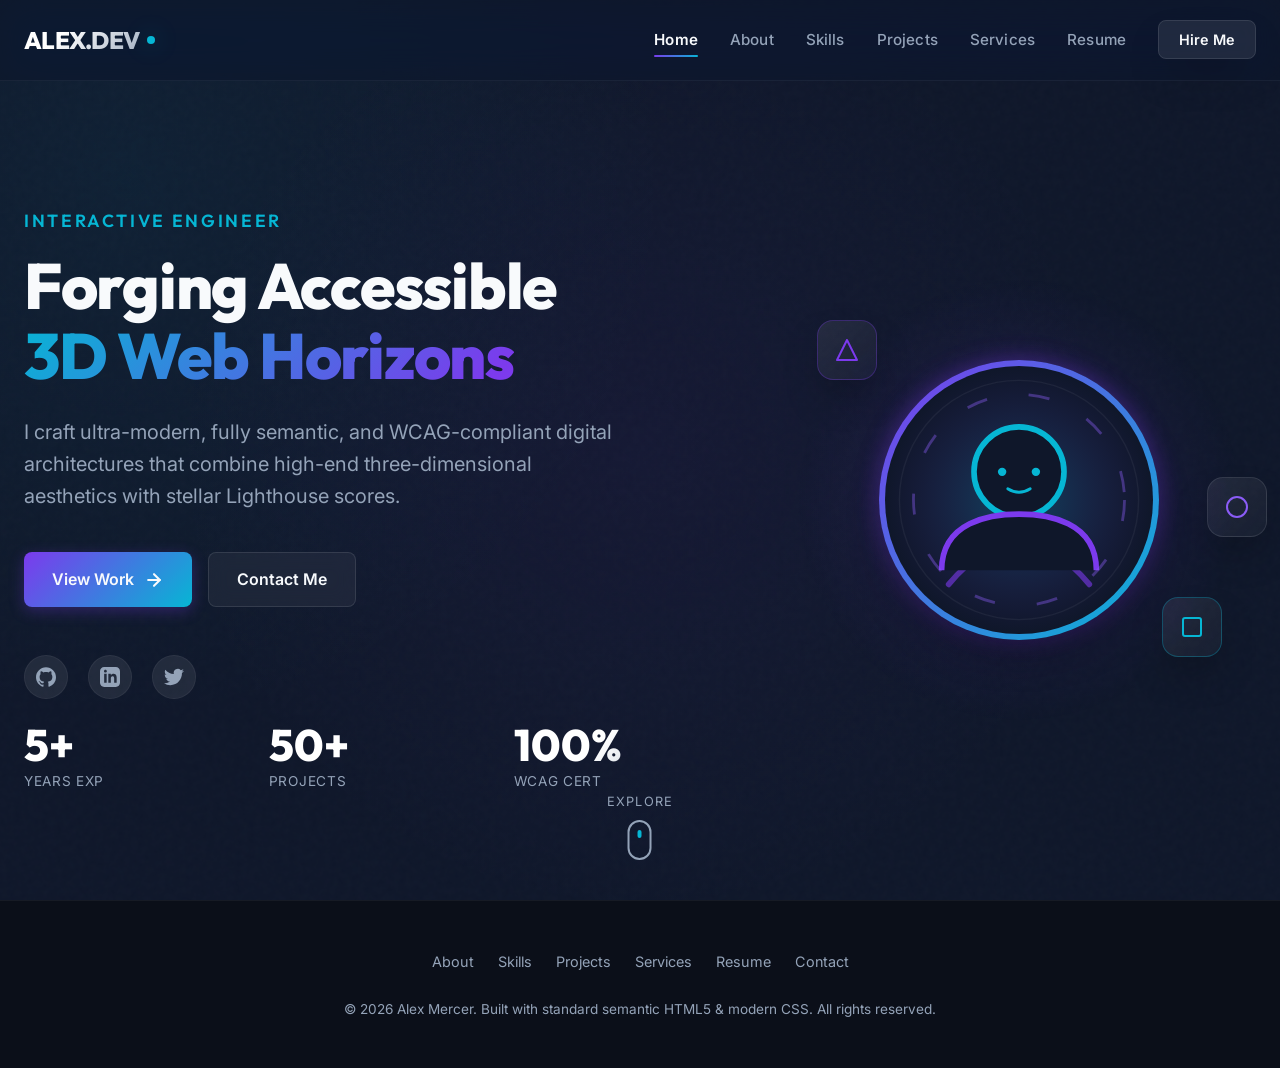
<file: index.html>
<!DOCTYPE html>
<html lang="en">
<head>
  <meta charset="UTF-8">
  <meta name="viewport" content="width=device-width, initial-scale=1.0">
  
  <!-- Primary SEO Meta Tags -->
  <title>Alex Mercer | Futuristic Portfolio & Access Specialist</title>
  <meta name="description" content="Welcome to the digital playground of Alex Mercer, a Senior Creative Developer building accessible, futuristic, and high-performance 3D UI/UX web ecosystems.">
  <meta name="keywords" content="Creative Developer, Web Accessibility, WCAG Specialist, 3D Web Design, Frontend Engineer, Portfolio">
  <link rel="canonical" href="https://alexmercer.dev/index.html">
  
  <!-- Open Graph / Facebook -->
  <meta property="og:type" content="website">
  <meta property="og:url" content="https://alexmercer.dev/index.html">
  <meta property="og:title" content="Alex Mercer | Futuristic Portfolio & Access Specialist">
  <meta property="og:description" content="Welcome to the digital playground of Alex Mercer, a Senior Creative Developer building accessible, futuristic, and high-performance 3D UI/UX web ecosystems.">
  <meta property="og:image" content="https://alexmercer.dev/assets/images/og-image.jpg">

  <!-- Twitter -->
  <meta property="twitter:card" content="summary_large_image">
  <meta property="twitter:url" content="https://alexmercer.dev/index.html">
  <meta property="twitter:title" content="Alex Mercer | Futuristic Portfolio & Access Specialist">
  <meta property="twitter:description" content="Welcome to the digital playground of Alex Mercer, a Senior Creative Developer building accessible, futuristic, and high-performance 3D UI/UX web ecosystems.">
  
  <!-- Stylesheets -->
  <link rel="stylesheet" href="css/style.css">
</head>
<body>

  <!-- Screen Reader Skip-Link -->
  <a href="#main-content" class="skip-link">Skip to main content</a>

  <!-- Active Screen Reader Announcer -->
  <div id="sr-announcer" class="sr-only" aria-live="polite"></div>

  <!-- Noise Overlay for Cinematic Aesthetics -->
  <div class="noise-overlay" aria-hidden="true"></div>

  <!-- Landmark Header & Navigation -->
  <header class="site-header">
    <div class="container nav-container">
      <a href="index.html" class="logo" aria-label="Alex Mercer Home">
        ALEX.DEV<span class="logo-dot" aria-hidden="true"></span>
      </a>

      <!-- Desktop & Accessible Navigation Menu -->
      <nav aria-label="Primary Navigation">
        <button id="menu-toggle" class="menu-toggle" aria-expanded="false" aria-controls="nav-menu" aria-label="Toggle Navigation Menu">
          <span class="hamburger" aria-hidden="true"></span>
        </button>
        
        <ul id="nav-menu" class="nav-menu">
          <li><a href="index.html" class="nav-link">Home</a></li>
          <li><a href="about.html" class="nav-link">About</a></li>
          <li><a href="skills.html" class="nav-link">Skills</a></li>
          <li><a href="projects.html" class="nav-link">Projects</a></li>
          <li><a href="services.html" class="nav-link">Services</a></li>
          <li><a href="resume.html" class="nav-link">Resume</a></li>
          <li><a href="contact.html" class="nav-cta">Hire Me</a></li>
        </ul>
      </nav>
    </div>
  </header>

  <!-- Main Landmark Section -->
  <main id="main-content">
    
    <!-- Hero Section -->
    <section class="hero" aria-labelledby="hero-heading">
      <div class="container hero-grid">
        
        <!-- Hero Text & CTAs -->
        <div class="hero-content">
          <span class="hero-pretitle">Interactive Engineer</span>
          <h1 id="hero-heading" class="hero-title">
            Forging Accessible <br>
            <span class="gradient-text">3D Web Horizons</span>
          </h1>
          <p class="hero-description">
            I craft ultra-modern, fully semantic, and WCAG-compliant digital architectures that combine high-end three-dimensional aesthetics with stellar Lighthouse scores.
          </p>

          <div class="hero-actions">
            <a href="projects.html" class="btn btn-primary" aria-label="Explore my projects">
              View Work
              <svg aria-hidden="true" width="20" height="20" viewBox="0 0 24 24" fill="none" stroke="currentColor" stroke-width="2.5" stroke-linecap="round" stroke-linejoin="round"><line x1="5" y1="12" x2="19" y2="12"></line><polyline points="12 5 19 12 12 19"></polyline></svg>
            </a>
            <a href="contact.html" class="btn btn-secondary" aria-label="Get in touch with me">Contact Me</a>
          </div>

          <!-- Social Icons block -->
          <div class="social-bar" aria-label="Social Profiles Connections">
            <a href="https://github.com" class="social-icon" aria-label="Github Profile" target="_blank" rel="noopener">
              <svg viewBox="0 0 24 24"><path d="M12 .297c-6.63 0-12 5.373-12 12 0 5.303 3.438 9.8 8.205 11.385.6.113.82-.258.82-.577 0-.285-.01-1.04-.015-2.04-3.338.724-4.042-1.61-4.042-1.61C4.422 18.07 3.633 17.7 3.633 17.7c-1.087-.744.084-.729.084-.729 1.205.084 1.838 1.236 1.838 1.236 1.07 1.835 2.809 1.305 3.495.998.108-.776.417-1.305.76-1.605-2.665-.3-5.466-1.332-5.466-5.93 0-1.31.465-2.38 1.235-3.22-.135-.303-.54-1.523.105-3.176 0 0 1.005-.322 3.3 1.23.96-.267 1.98-.399 3-.405 1.02.006 2.04.138 3 .405 2.28-1.552 3.285-1.23 3.285-1.23.645 1.653.24 2.873.12 3.176.765.84 1.23 1.91 1.23 3.22 0 4.61-2.805 5.625-5.475 5.92.42.36.81 1.096.81 2.22 0 1.606-.015 2.896-.015 3.286 0 .315.21.69.825.57C20.565 22.092 24 17.592 24 12.297c0-6.627-5.373-12-12-12"/></svg>
            </a>
            <a href="https://linkedin.com" class="social-icon" aria-label="LinkedIn Profile" target="_blank" rel="noopener">
              <svg viewBox="0 0 24 24"><path d="M19 0h-14c-2.761 0-5 2.239-5 5v14c0 2.761 2.239 5 5 5h14c2.762 0 5-2.239 5-5v-14c0-2.761-2.238-5-5-5zm-11 19h-3v-11h3v11zm-1.5-12.268c-.966 0-1.75-.779-1.75-1.75s.784-1.75 1.75-1.75 1.75.779 1.75 1.75-.784 1.75-1.75 1.75zm13.5 12.268h-3v-5.604c0-3.368-4-3.113-4 0v5.604h-3v-11h3v1.765c1.396-2.586 7-2.777 7 2.476v6.759z"/></svg>
            </a>
            <a href="https://twitter.com" class="social-icon" aria-label="Twitter Profile" target="_blank" rel="noopener">
              <svg viewBox="0 0 24 24"><path d="M23.953 4.57a10 10 0 01-2.825.775 4.958 4.958 0 002.163-2.723c-.951.555-2.005.959-3.127 1.184a4.92 4.92 0 00-8.384 4.482C7.69 8.095 4.067 6.13 1.64 3.162a4.822 4.822 0 00-.666 2.475c0 1.71.87 3.213 2.188 4.096a4.904 4.904 0 01-2.228-.616v.06a4.923 4.923 0 003.946 4.827 4.996 4.996 0 01-2.212.085 4.936 4.936 0 004.604 3.417 9.867 9.867 0 01-6.102 2.105c-.39 0-.779-.023-1.17-.067a13.995 13.995 0 007.557 2.209c9.053 0 13.998-7.496 13.998-13.985 0-.21 0-.42-.015-.63A9.935 9.935 0 0024 4.59z"/></svg>
            </a>
          </div>

          <!-- Animated statistics count grid -->
          <div class="stats-grid">
            <div class="stat-item">
              <div class="stat-number">5+</div>
              <div class="stat-label">Years Exp</div>
            </div>
            <div class="stat-item">
              <div class="stat-number">50+</div>
              <div class="stat-label">Projects</div>
            </div>
            <div class="stat-item">
              <div class="stat-number">100%</div>
              <div class="stat-label">WCAG Cert</div>
            </div>
          </div>
        </div>

        <!-- Hero 3D Floating Geometry Visuals -->
        <div class="hero-visual perspective-wrap" aria-hidden="true">
          <div class="visual-canvas">
            
            <!-- Custom Vector SVG Avatar with futuristic overlay -->
            <div class="profile-sphere tilt-element">
              <div class="profile-sphere-inner">
                <svg class="profile-avatar" viewBox="0 0 200 200" xmlns="http://www.w3.org/2000/svg">
                  <!-- Custom futuristic background grid -->
                  <defs>
                    <radialGradient id="avatar-glow" cx="50%" cy="50%" r="50%" fx="50%" fy="50%">
                      <stop offset="0%" stop-color="#06b6d4" stop-opacity="0.3"/>
                      <stop offset="100%" stop-color="#7c3aed" stop-opacity="0"/>
                    </radialGradient>
                  </defs>
                  <circle cx="100" cy="100" r="95" fill="url(#avatar-glow)" />
                  <path d="M50,160 Q100,100 150,160" fill="none" stroke="#7c3aed" stroke-width="4" stroke-linecap="round" opacity="0.6"/>
                  <!-- Vector stylised user outline -->
                  <circle cx="100" cy="80" r="32" fill="#0f172a" stroke="#06b6d4" stroke-width="4" />
                  <path d="M45,150 C45,115 80,110 100,110 C120,110 155,115 155,150" fill="#0f172a" stroke="#7c3aed" stroke-width="4" />
                  <circle cx="88" cy="80" r="3" fill="#06b6d4" />
                  <circle cx="112" cy="80" r="3" fill="#06b6d4" />
                  <path d="M92,92 Q100,97 108,92" fill="none" stroke="#06b6d4" stroke-width="2" stroke-linecap="round" />
                  <!-- Glowing accent rings -->
                  <circle cx="100" cy="100" r="85" fill="none" stroke="rgba(255,255,255,0.05)" stroke-width="1"/>
                  <circle cx="100" cy="100" r="75" fill="none" stroke="#8b5cf6" stroke-width="2" stroke-dasharray="15 30" opacity="0.4"/>
                </svg>
              </div>
            </div>

            <!-- Floating geometry cards -->
            <div class="floating-shape shape-1" aria-hidden="true">
              <svg width="24" height="24" viewBox="0 0 24 24" fill="none" stroke="currentColor" stroke-width="2" stroke-linecap="round" stroke-linejoin="round"><polygon points="12 2 2 22 22 22"></polygon></svg>
            </div>
            <div class="floating-shape shape-2" aria-hidden="true">
              <svg width="24" height="24" viewBox="0 0 24 24" fill="none" stroke="currentColor" stroke-width="2" stroke-linecap="round" stroke-linejoin="round"><rect x="3" y="3" width="18" height="18" rx="2" ry="2"></rect></svg>
            </div>
            <div class="floating-shape shape-3" aria-hidden="true">
              <svg width="24" height="24" viewBox="0 0 24 24" fill="none" stroke="currentColor" stroke-width="2" stroke-linecap="round" stroke-linejoin="round"><circle cx="12" cy="12" r="10"></circle></svg>
            </div>

          </div>
        </div>

      </div>

      <!-- Animated Scroll indicator -->
      <a href="#about-highlight" class="scroll-indicator" aria-label="Scroll down to Next Section">
        <span>Explore</span>
        <div class="mouse-wheel" aria-hidden="true"></div>
      </a>
    </section>

    <!-- Visual Divider Anchor -->
    <div id="about-highlight"></div>

  </main>

  <!-- Landmark Site Footer -->
  <footer class="site-footer">
    <div class="container footer-content">
      <ul class="footer-nav" aria-label="Footer Quick Links">
        <li><a href="about.html" class="footer-link">About</a></li>
        <li><a href="skills.html" class="footer-link">Skills</a></li>
        <li><a href="projects.html" class="footer-link">Projects</a></li>
        <li><a href="services.html" class="footer-link">Services</a></li>
        <li><a href="resume.html" class="footer-link">Resume</a></li>
        <li><a href="contact.html" class="footer-link">Contact</a></li>
      </ul>
      <p class="copyright">&copy; 2026 Alex Mercer. Built with standard semantic HTML5 & modern CSS. All rights reserved.</p>
    </div>
  </footer>

  <!-- Scripts -->
  <script src="js/script.js"></script>
</body>
</html>
</file>
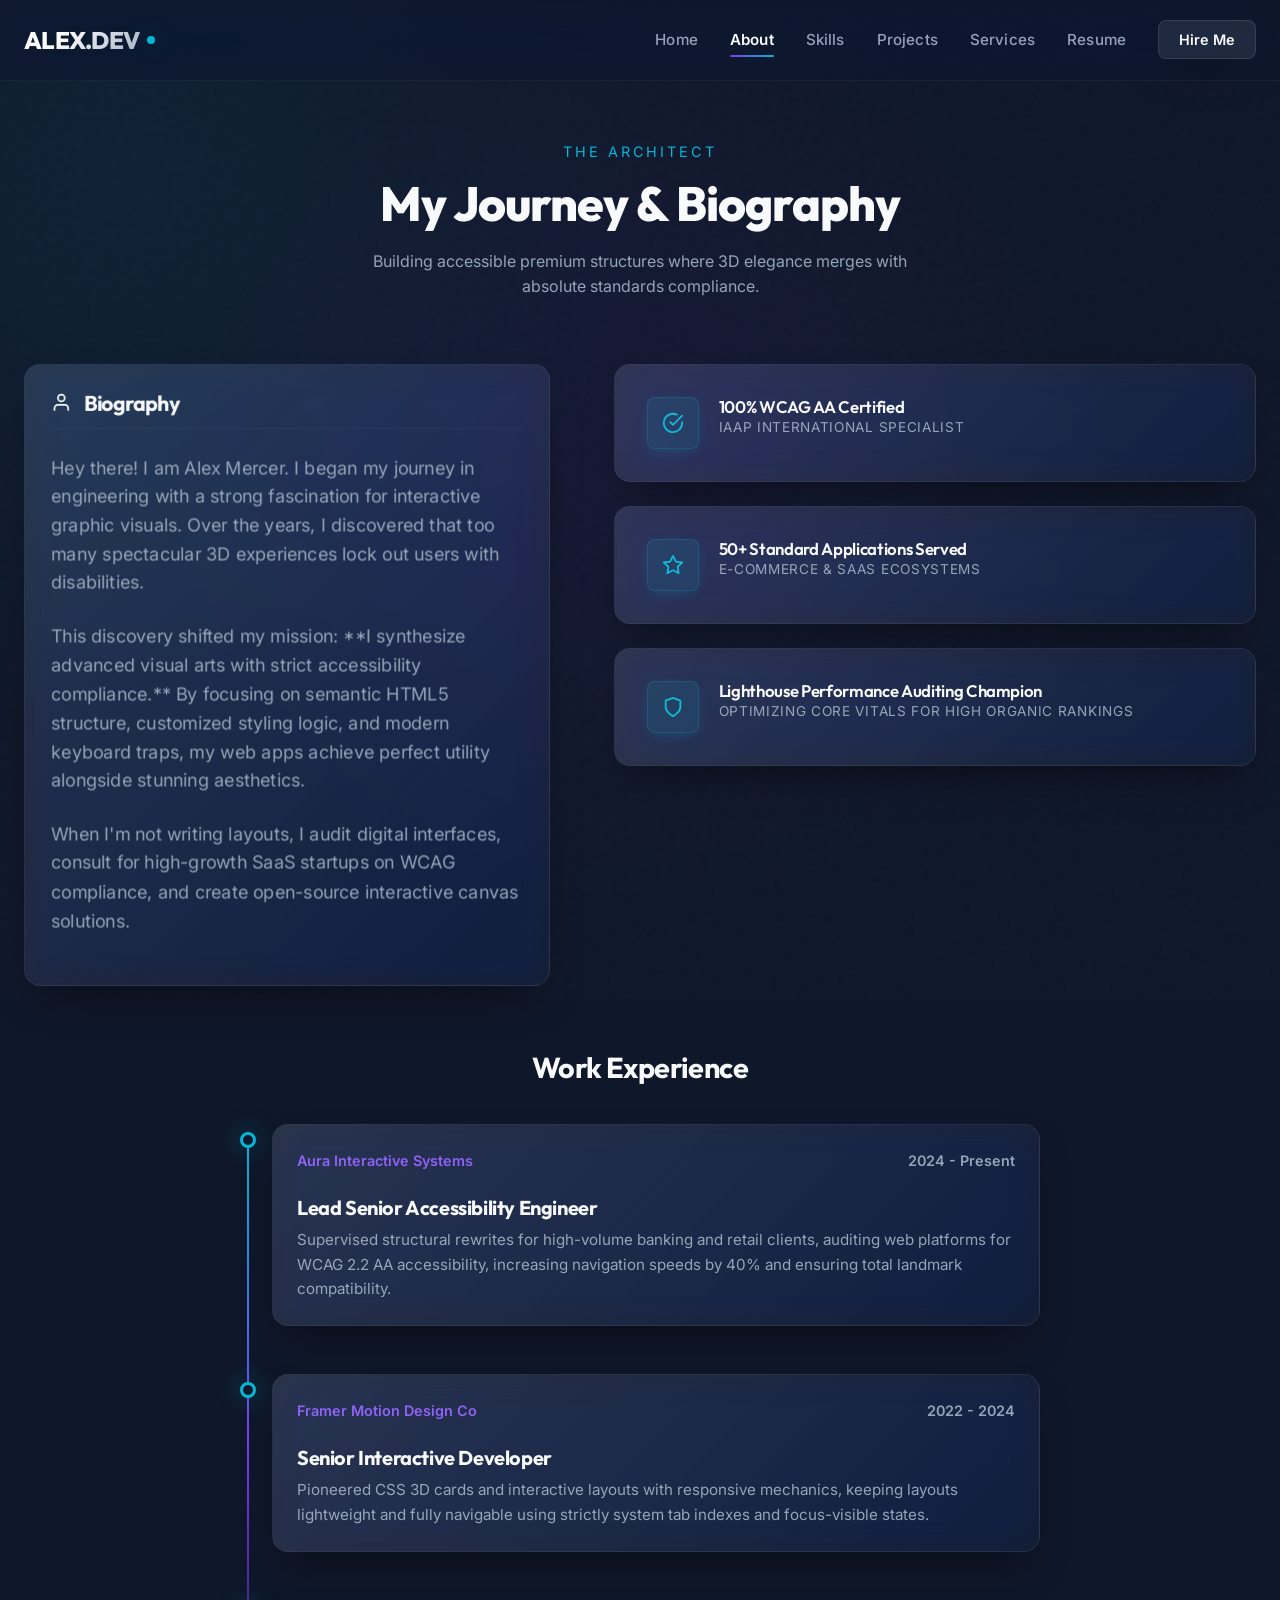
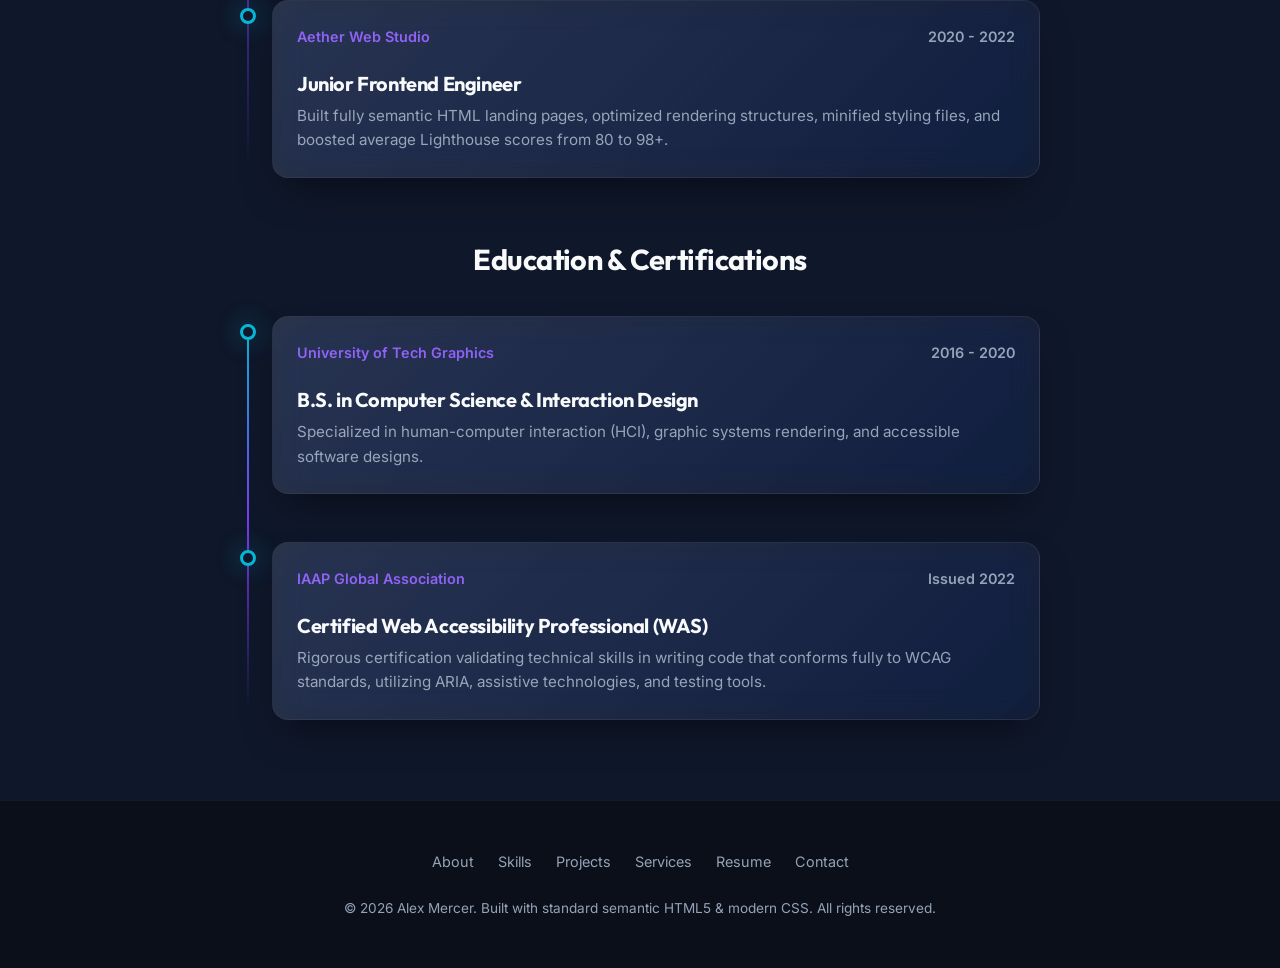
<file: about.html>
<!DOCTYPE html>
<html lang="en">
<head>
  <meta charset="UTF-8">
  <meta name="viewport" content="width=device-width, initial-scale=1.0">
  
  <!-- SEO Meta Tags -->
  <title>About Alex Mercer | Biography & Technical Milestones</title>
  <meta name="description" content="Read the biography, career path, and achievements of Alex Mercer, a Senior Creative Developer specializing in responsive systems and accessibility auditing.">
  <meta name="keywords" content="Alex Mercer Biography, Creative Developer Bio, Accessibility Expert, Tech Education, Work Timeline">
  <link rel="canonical" href="https://alexmercer.dev/about.html">
  
  <!-- Open Graph -->
  <meta property="og:type" content="website">
  <meta property="og:url" content="https://alexmercer.dev/about.html">
  <meta property="og:title" content="About Alex Mercer | Biography & Technical Milestones">
  <meta property="og:description" content="Read the biography, career path, and achievements of Alex Mercer, a Senior Creative Developer specializing in responsive systems and accessibility auditing.">
  <meta property="og:image" content="https://alexmercer.dev/assets/images/og-image.jpg">

  <!-- Stylesheets -->
  <link rel="stylesheet" href="css/style.css">
</head>
<body>

  <!-- Screen Reader Skip-Link -->
  <a href="#main-content" class="skip-link">Skip to main content</a>

  <!-- Active Screen Reader Announcer -->
  <div id="sr-announcer" class="sr-only" aria-live="polite"></div>

  <!-- Noise Background -->
  <div class="noise-overlay" aria-hidden="true"></div>

  <!-- Header -->
  <header class="site-header">
    <div class="container nav-container">
      <a href="index.html" class="logo" aria-label="Alex Mercer Home">
        ALEX.DEV<span class="logo-dot" aria-hidden="true"></span>
      </a>

      <nav aria-label="Primary Navigation">
        <button id="menu-toggle" class="menu-toggle" aria-expanded="false" aria-controls="nav-menu" aria-label="Toggle Navigation Menu">
          <span class="hamburger" aria-hidden="true"></span>
        </button>
        
        <ul id="nav-menu" class="nav-menu">
          <li><a href="index.html" class="nav-link">Home</a></li>
          <li><a href="about.html" class="nav-link">About</a></li>
          <li><a href="skills.html" class="nav-link">Skills</a></li>
          <li><a href="projects.html" class="nav-link">Projects</a></li>
          <li><a href="services.html" class="nav-link">Services</a></li>
          <li><a href="resume.html" class="nav-link">Resume</a></li>
          <li><a href="contact.html" class="nav-cta">Hire Me</a></li>
        </ul>
      </nav>
    </div>
  </header>

  <!-- Main Landmark -->
  <main id="main-content" class="page-section">
    <div class="container">
      
      <!-- Section Header -->
      <header class="section-header">
        <span class="section-pretitle">The Architect</span>
        <h1 class="section-title">My Journey & Biography</h1>
        <p class="section-desc">Building accessible premium structures where 3D elegance merges with absolute standards compliance.</p>
      </header>

      <!-- Biography Grid -->
      <div class="about-grid">
        
        <!-- Interactive Bio Visual representation -->
        <article class="glass-card perspective-wrap" aria-labelledby="bio-heading">
          <div class="tilt-element tilt-inner">
            <h2 id="bio-heading" class="skill-card-title">
              <svg aria-hidden="true" width="20" height="20" viewBox="0 0 24 24" fill="none" stroke="currentColor" stroke-width="2" stroke-linecap="round" stroke-linejoin="round"><path d="M20 21v-2a4 4 0 0 0-4-4H8a4 4 0 0 0-4 4v2"></path><circle cx="12" cy="7" r="4"></circle></svg>
              Biography
            </h2>
            <div class="about-bio">
              <p class="bio-paragraph">
                Hey there! I am Alex Mercer. I began my journey in engineering with a strong fascination for interactive graphic visuals. Over the years, I discovered that too many spectacular 3D experiences lock out users with disabilities.
              </p>
              <p class="bio-paragraph">
                This discovery shifted my mission: **I synthesize advanced visual arts with strict accessibility compliance.** By focusing on semantic HTML5 structure, customized styling logic, and modern keyboard traps, my web apps achieve perfect utility alongside stunning aesthetics.
              </p>
              <p class="bio-paragraph">
                When I'm not writing layouts, I audit digital interfaces, consult for high-growth SaaS startups on WCAG compliance, and create open-source interactive canvas solutions.
              </p>
            </div>
          </div>
        </article>

        <!-- Dynamic Grid of Milestones Achievements -->
        <div class="contact-info-cards" aria-label="Achievements Milestones">
          <section class="glass-card contact-info-card" aria-labelledby="ach-1-title">
            <div class="contact-info-icon" aria-hidden="true">
              <svg viewBox="0 0 24 24" fill="none" stroke="currentColor" stroke-width="2" stroke-linecap="round" stroke-linejoin="round"><path d="M22 11.08V12a10 10 0 1 1-5.93-9.14"></path><polyline points="22 4 12 14.01 9 11.01"></polyline></svg>
            </div>
            <div>
              <h3 id="ach-1-title" class="contact-info-value">100% WCAG AA Certified</h3>
              <p class="contact-info-label">IAAP International Specialist</p>
            </div>
          </section>

          <section class="glass-card contact-info-card" aria-labelledby="ach-2-title">
            <div class="contact-info-icon" aria-hidden="true">
              <svg viewBox="0 0 24 24" fill="none" stroke="currentColor" stroke-width="2" stroke-linecap="round" stroke-linejoin="round"><polygon points="12 2 15.09 8.26 22 9.27 17 14.14 18.18 21.02 12 17.77 5.82 21.02 7 14.14 2 9.27 8.91 8.26 12 2"></polygon></svg>
            </div>
            <div>
              <h3 id="ach-2-title" class="contact-info-value">50+ Standard Applications Served</h3>
              <p class="contact-info-label">E-Commerce & SaaS Ecosystems</p>
            </div>
          </section>

          <section class="glass-card contact-info-card" aria-labelledby="ach-3-title">
            <div class="contact-info-icon" aria-hidden="true">
              <svg viewBox="0 0 24 24" fill="none" stroke="currentColor" stroke-width="2" stroke-linecap="round" stroke-linejoin="round"><path d="M12 22s8-4 8-10V5l-8-3-8 3v7c0 6 8 10 8 10z"></path></svg>
            </div>
            <div>
              <h3 id="ach-3-title" class="contact-info-value">Lighthouse Performance Auditing Champion</h3>
              <p class="contact-info-label">Optimizing core vitals for high organic rankings</p>
            </div>
          </section>
        </div>

      </div>

      <!-- Experience & Education Timelines -->
      <section class="timeline-section" aria-labelledby="experience-heading">
        <h2 id="experience-heading" class="timeline-title">Work Experience</h2>
        
        <div class="timeline">
          
          <article class="timeline-item">
            <div class="timeline-dot" aria-hidden="true"></div>
            <div class="glass-card timeline-card">
              <header class="timeline-meta">
                <span class="timeline-company">Aura Interactive Systems</span>
                <time class="timeline-date" datetime="2024">2024 - Present</time>
              </header>
              <h3 class="timeline-role">Lead Senior Accessibility Engineer</h3>
              <p class="timeline-desc">
                Supervised structural rewrites for high-volume banking and retail clients, auditing web platforms for WCAG 2.2 AA accessibility, increasing navigation speeds by 40% and ensuring total landmark compatibility.
              </p>
            </div>
          </article>

          <article class="timeline-item">
            <div class="timeline-dot" aria-hidden="true"></div>
            <div class="glass-card timeline-card">
              <header class="timeline-meta">
                <span class="timeline-company">Framer Motion Design Co</span>
                <time class="timeline-date" datetime="2022">2022 - 2024</time>
              </header>
              <h3 class="timeline-role">Senior Interactive Developer</h3>
              <p class="timeline-desc">
                Pioneered CSS 3D cards and interactive layouts with responsive mechanics, keeping layouts lightweight and fully navigable using strictly system tab indexes and focus-visible states.
              </p>
            </div>
          </article>

          <article class="timeline-item">
            <div class="timeline-dot" aria-hidden="true"></div>
            <div class="glass-card timeline-card">
              <header class="timeline-meta">
                <span class="timeline-company">Aether Web Studio</span>
                <time class="timeline-date" datetime="2020">2020 - 2022</time>
              </header>
              <h3 class="timeline-role">Junior Frontend Engineer</h3>
              <p class="timeline-desc">
                Built fully semantic HTML landing pages, optimized rendering structures, minified styling files, and boosted average Lighthouse scores from 80 to 98+.
              </p>
            </div>
          </article>

        </div>
      </section>

      <!-- Education Timeline -->
      <section class="timeline-section" aria-labelledby="education-heading">
        <h2 id="education-heading" class="timeline-title">Education & Certifications</h2>
        
        <div class="timeline">
          
          <article class="timeline-item">
            <div class="timeline-dot" aria-hidden="true"></div>
            <div class="glass-card timeline-card">
              <header class="timeline-meta">
                <span class="timeline-company">University of Tech Graphics</span>
                <time class="timeline-date" datetime="2019">2016 - 2020</time>
              </header>
              <h3 class="timeline-role">B.S. in Computer Science & Interaction Design</h3>
              <p class="timeline-desc">Specialized in human-computer interaction (HCI), graphic systems rendering, and accessible software designs.</p>
            </div>
          </article>

          <article class="timeline-item">
            <div class="timeline-dot" aria-hidden="true"></div>
            <div class="glass-card timeline-card">
              <header class="timeline-meta">
                <span class="timeline-company">IAAP Global Association</span>
                <time class="timeline-date" datetime="2022">Issued 2022</time>
              </header>
              <h3 class="timeline-role">Certified Web Accessibility Professional (WAS)</h3>
              <p class="timeline-desc">Rigorous certification validating technical skills in writing code that conforms fully to WCAG standards, utilizing ARIA, assistive technologies, and testing tools.</p>
            </div>
          </article>

        </div>
      </section>

    </div>
  </main>

  <!-- Footer -->
  <footer class="site-footer">
    <div class="container footer-content">
      <ul class="footer-nav" aria-label="Footer Quick Links">
        <li><a href="about.html" class="footer-link">About</a></li>
        <li><a href="skills.html" class="footer-link">Skills</a></li>
        <li><a href="projects.html" class="footer-link">Projects</a></li>
        <li><a href="services.html" class="footer-link">Services</a></li>
        <li><a href="resume.html" class="footer-link">Resume</a></li>
        <li><a href="contact.html" class="footer-link">Contact</a></li>
      </ul>
      <p class="copyright">&copy; 2026 Alex Mercer. Built with standard semantic HTML5 & modern CSS. All rights reserved.</p>
    </div>
  </footer>

  <script src="js/script.js"></script>
</body>
</html>
</file>
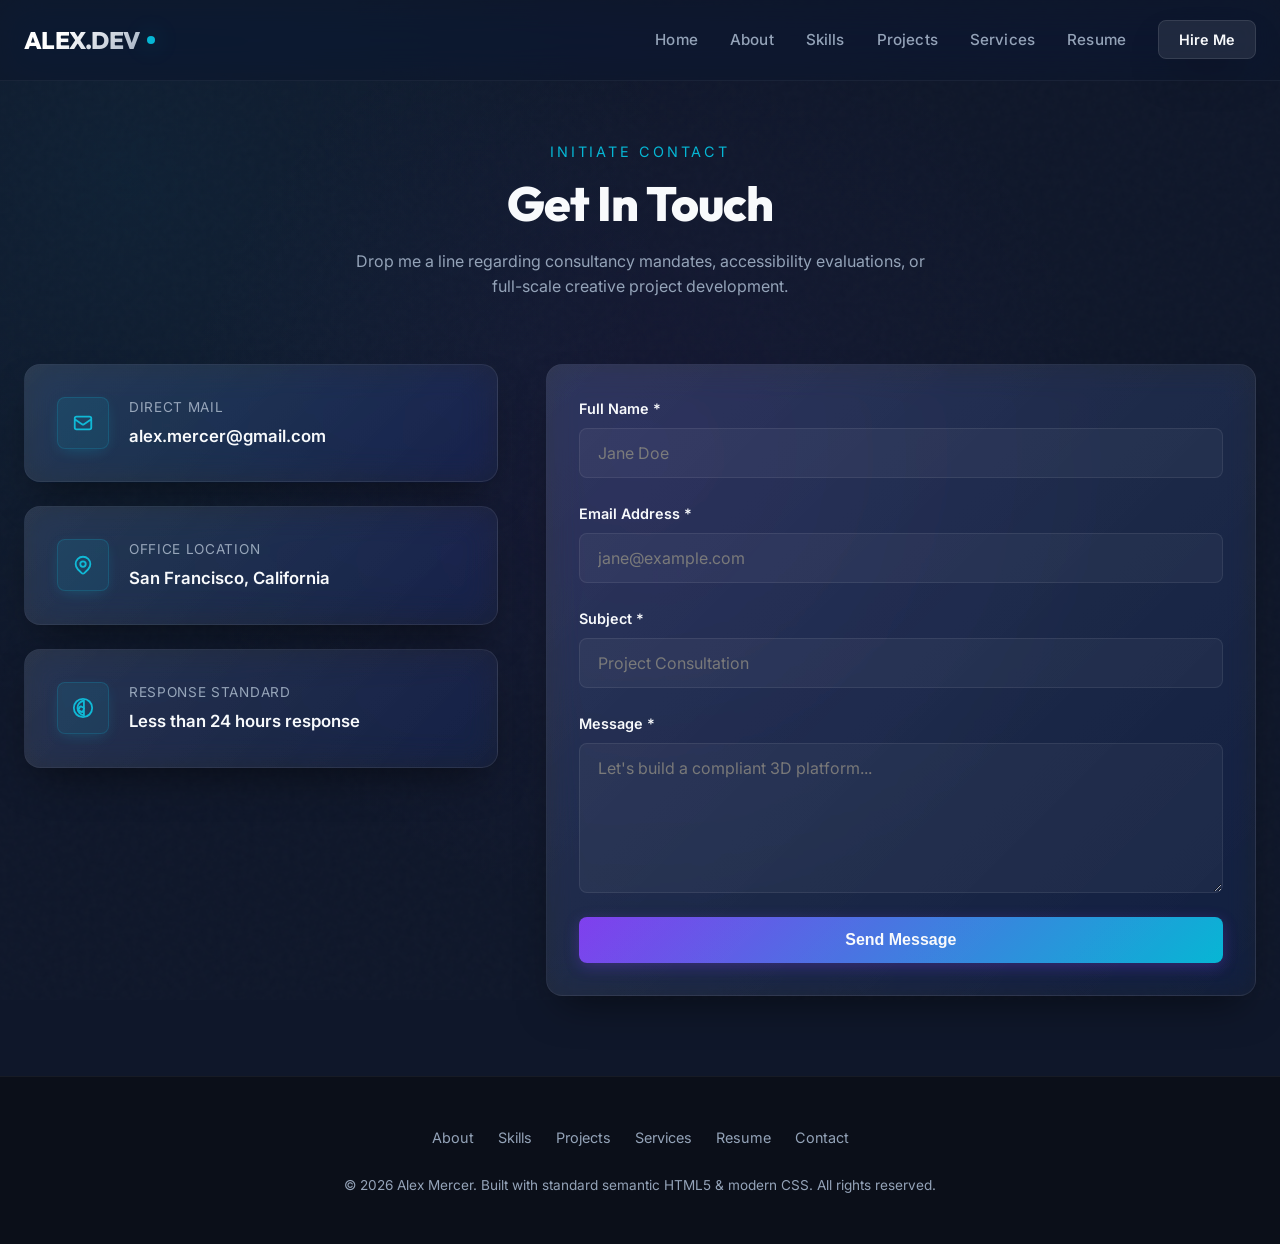
<file: contact.html>
<!DOCTYPE html>
<html lang="en">
<head>
  <meta charset="UTF-8">
  <meta name="viewport" content="width=device-width, initial-scale=1.0">
  
  <!-- SEO Meta Tags -->
  <title>Get In Touch | Contact Alex Mercer</title>
  <meta name="description" content="Contact Senior Creative Developer Alex Mercer regarding inquiries, accessibility audits, design requests, or contract opportunities. Accessible form.">
  <meta name="keywords" content="Contact Developer, Web Consulting Inquiry, Freelance Web Accessibility Audit, Hire SF Front-End Dev">
  <link rel="canonical" href="https://alexmercer.dev/contact.html">
  
  <!-- Open Graph -->
  <meta property="og:type" content="website">
  <meta property="og:url" content="https://alexmercer.dev/contact.html">
  <meta property="og:title" content="Get In Touch | Contact Alex Mercer">
  <meta property="og:description" content="Contact Senior Creative Developer Alex Mercer regarding inquiries, accessibility audits, design requests, or contract opportunities. Accessible form.">
  
  <!-- Stylesheets -->
  <link rel="stylesheet" href="css/style.css">
</head>
<body>

  <!-- Screen Reader Skip-Link -->
  <a href="#main-content" class="skip-link">Skip to main content</a>

  <!-- Active Screen Reader Announcer -->
  <div id="sr-announcer" class="sr-only" aria-live="polite"></div>

  <!-- Noise Overlay -->
  <div class="noise-overlay" aria-hidden="true"></div>

  <!-- Header -->
  <header class="site-header">
    <div class="container nav-container">
      <a href="index.html" class="logo" aria-label="Alex Mercer Home">
        ALEX.DEV<span class="logo-dot" aria-hidden="true"></span>
      </a>

      <nav aria-label="Primary Navigation">
        <button id="menu-toggle" class="menu-toggle" aria-expanded="false" aria-controls="nav-menu" aria-label="Toggle Navigation Menu">
          <span class="hamburger" aria-hidden="true"></span>
        </button>
        
        <ul id="nav-menu" class="nav-menu">
          <li><a href="index.html" class="nav-link">Home</a></li>
          <li><a href="about.html" class="nav-link">About</a></li>
          <li><a href="skills.html" class="nav-link">Skills</a></li>
          <li><a href="projects.html" class="nav-link">Projects</a></li>
          <li><a href="services.html" class="nav-link">Services</a></li>
          <li><a href="resume.html" class="nav-link">Resume</a></li>
          <li><a href="contact.html" class="nav-cta">Hire Me</a></li>
        </ul>
      </nav>
    </div>
  </header>

  <!-- Main Section -->
  <main id="main-content" class="page-section">
    <div class="container">
      
      <!-- Section Header -->
      <header class="section-header">
        <span class="section-pretitle">Initiate Contact</span>
        <h1 class="section-title">Get In Touch</h1>
        <p class="section-desc">Drop me a line regarding consultancy mandates, accessibility evaluations, or full-scale creative project development.</p>
      </header>

      <!-- Contact Layout Grid -->
      <div class="contact-grid">
        
        <!-- Left Side Cards: info coordinates -->
        <aside class="contact-info-cards" aria-label="Direct Coordinates">
          
          <div class="glass-card contact-info-card">
            <div class="contact-info-icon" aria-hidden="true">
              <svg fill="none" viewBox="0 0 24 24" stroke="currentColor" stroke-width="2"><path stroke-linecap="round" stroke-linejoin="round" d="M3 8l7.89 5.26a2 2 0 002.22 0L21 8M5 19h14a2 2 0 002-2V7a2 2 0 00-2-2H5a2 2 0 00-2 2v10a2 2 0 002 2z" /></svg>
            </div>
            <div>
              <div class="contact-info-label">Direct Mail</div>
              <a href="mailto:alex.mercer@gmail.com" class="contact-info-value" aria-label="Send email to alex.mercer@gmail.com">alex.mercer@gmail.com</a>
            </div>
          </div>

          <div class="glass-card contact-info-card">
            <div class="contact-info-icon" aria-hidden="true">
              <svg fill="none" viewBox="0 0 24 24" stroke="currentColor" stroke-width="2"><path stroke-linecap="round" stroke-linejoin="round" d="M17.657 16.657L13.414 20.9a1.998 1.998 0 01-2.827 0l-4.244-4.243a8 8 0 1111.314 0z" /><path stroke-linecap="round" stroke-linejoin="round" d="M15 11a3 3 0 11-6 0 3 3 0 016 0z" /></svg>
            </div>
            <div>
              <div class="contact-info-label">Office Location</div>
              <div class="contact-info-value">San Francisco, California</div>
            </div>
          </div>

          <div class="glass-card contact-info-card">
            <div class="contact-info-icon" aria-hidden="true">
              <svg fill="none" viewBox="0 0 24 24" stroke="currentColor" stroke-width="2"><path stroke-linecap="round" stroke-linejoin="round" d="M8.684 10.742l-1.42 2.839a1.002 1.002 0 00.43 1.258l2.84 1.42a1 1 0 001.258-.43l1.42-2.84a1 1 0 00-.43-1.258l-2.84-1.42a1 1 0 00-1.258.43zM12 2C6.48 2 2 6.48 2 12s4.48 10 10 10 10-4.48 10-10S17.52 2 12 2zm1 17.93c-3.95-.49-7-3.85-7-7.93s3.05-7.44 7-7.93v15.86z" /></svg>
            </div>
            <div>
              <div class="contact-info-label">Response Standard</div>
              <div class="contact-info-value">Less than 24 hours response</div>
            </div>
          </div>

        </aside>

        <!-- Right Side: Accessible validated form -->
        <section class="glass-card contact-form-container" aria-labelledby="form-heading">
          <h2 id="form-heading" class="sr-only">Contact Form</h2>
          
          <form id="portfolio-contact-form" class="contact-form" novalidate>
            
            <div class="form-group">
              <label for="contact-name" class="form-label">Full Name *</label>
              <input type="text" id="contact-name" name="name" class="form-control" placeholder="Jane Doe" required aria-required="true" aria-describedby="contact-name-error">
              <div id="contact-name-error" class="error-message" role="alert">Please enter your name (minimum 2 characters).</div>
            </div>

            <div class="form-group">
              <label for="contact-email" class="form-label">Email Address *</label>
              <input type="email" id="contact-email" name="email" class="form-control" placeholder="jane@example.com" required aria-required="true" aria-describedby="contact-email-error">
              <div id="contact-email-error" class="error-message" role="alert">Please enter a valid email address.</div>
            </div>

            <div class="form-group">
              <label for="contact-subject" class="form-label">Subject *</label>
              <input type="text" id="contact-subject" name="subject" class="form-control" placeholder="Project Consultation" required aria-required="true" aria-describedby="contact-subject-error">
              <div id="contact-subject-error" class="error-message" role="alert">Please enter a subject (minimum 4 characters).</div>
            </div>

            <div class="form-group">
              <label for="contact-message" class="form-label">Message *</label>
              <textarea id="contact-message" name="message" class="form-control" placeholder="Let's build a compliant 3D platform..." required aria-required="true" aria-describedby="contact-message-error"></textarea>
              <div id="contact-message-error" class="error-message" role="alert">Please write a detailed message (minimum 10 characters).</div>
            </div>

            <button type="submit" class="btn btn-primary" aria-label="Submit message form">Send Message</button>

            <!-- Success / Error Status alert region -->
            <div id="form-status" class="form-status" role="alert"></div>

          </form>
        </section>

      </div>

    </div>
  </main>

  <!-- Footer -->
  <footer class="site-footer">
    <div class="container footer-content">
      <ul class="footer-nav" aria-label="Footer Quick Links">
        <li><a href="about.html" class="footer-link">About</a></li>
        <li><a href="skills.html" class="footer-link">Skills</a></li>
        <li><a href="projects.html" class="footer-link">Projects</a></li>
        <li><a href="services.html" class="footer-link">Services</a></li>
        <li><a href="resume.html" class="footer-link">Resume</a></li>
        <li><a href="contact.html" class="footer-link">Contact</a></li>
      </ul>
      <p class="copyright">&copy; 2026 Alex Mercer. Built with standard semantic HTML5 & modern CSS. All rights reserved.</p>
    </div>
  </footer>

  <script src="js/script.js"></script>
</body>
</html>
</file>
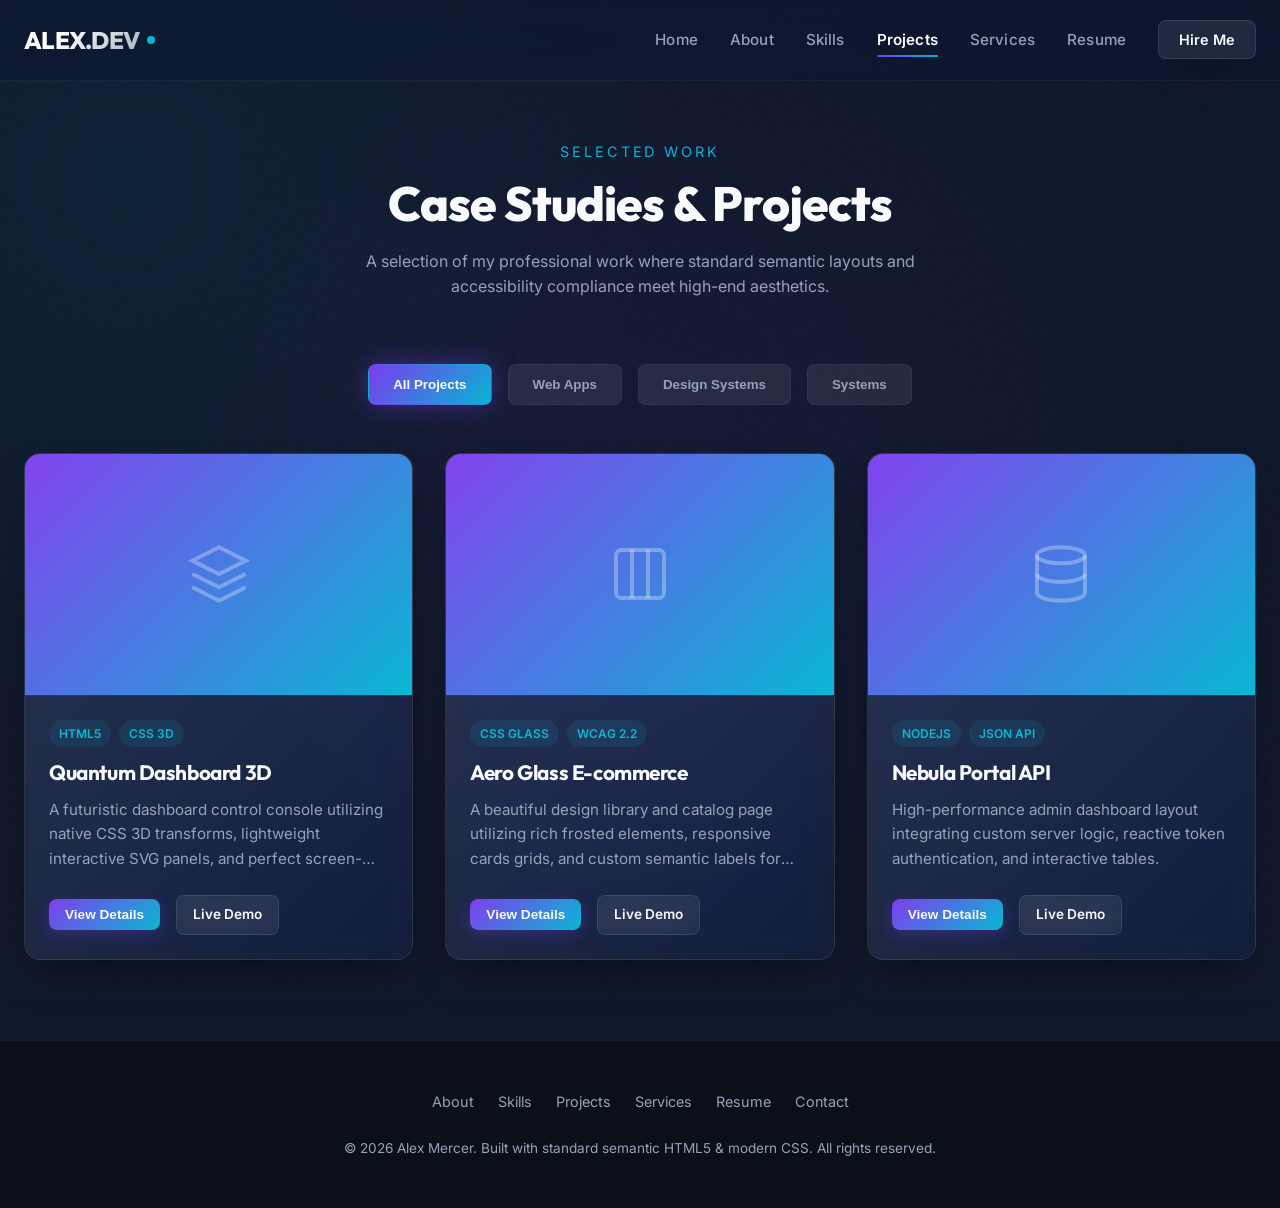
<file: projects.html>
<!DOCTYPE html>
<html lang="en">
<head>
  <meta charset="UTF-8">
  <meta name="viewport" content="width=device-width, initial-scale=1.0">
  
  <!-- SEO Meta Tags -->
  <title>Projects Portfolio | Alex Mercer</title>
  <meta name="description" content="Explore the portfolio of Senior Creative Developer Alex Mercer. Featuring high-performance web applications, accessibility solutions, and glassmorphic designs.">
  <meta name="keywords" content="Portfolio Projects, Web App Demonstrations, Glassmorphic Code, Accessibility Audit Case Studies">
  <link rel="canonical" href="https://alexmercer.dev/projects.html">
  
  <!-- Open Graph -->
  <meta property="og:type" content="website">
  <meta property="og:url" content="https://alexmercer.dev/projects.html">
  <meta property="og:title" content="Projects Portfolio | Alex Mercer">
  <meta property="og:description" content="Explore the portfolio of Senior Creative Developer Alex Mercer. Featuring high-performance web applications, accessibility solutions, and glassmorphic designs.">
  
  <!-- Stylesheets -->
  <link rel="stylesheet" href="css/style.css">
</head>
<body>

  <!-- Screen Reader Skip-Link -->
  <a href="#main-content" class="skip-link">Skip to main content</a>

  <!-- Active Screen Reader Announcer -->
  <div id="sr-announcer" class="sr-only" aria-live="polite"></div>

  <!-- Noise Overlay -->
  <div class="noise-overlay" aria-hidden="true"></div>

  <!-- Header -->
  <header class="site-header">
    <div class="container nav-container">
      <a href="index.html" class="logo" aria-label="Alex Mercer Home">
        ALEX.DEV<span class="logo-dot" aria-hidden="true"></span>
      </a>

      <nav aria-label="Primary Navigation">
        <button id="menu-toggle" class="menu-toggle" aria-expanded="false" aria-controls="nav-menu" aria-label="Toggle Navigation Menu">
          <span class="hamburger" aria-hidden="true"></span>
        </button>
        
        <ul id="nav-menu" class="nav-menu">
          <li><a href="index.html" class="nav-link">Home</a></li>
          <li><a href="about.html" class="nav-link">About</a></li>
          <li><a href="skills.html" class="nav-link">Skills</a></li>
          <li><a href="projects.html" class="nav-link">Projects</a></li>
          <li><a href="services.html" class="nav-link">Services</a></li>
          <li><a href="resume.html" class="nav-link">Resume</a></li>
          <li><a href="contact.html" class="nav-cta">Hire Me</a></li>
        </ul>
      </nav>
    </div>
  </header>

  <!-- Main Section -->
  <main id="main-content" class="page-section">
    <div class="container">
      
      <!-- Section Header -->
      <header class="section-header">
        <span class="section-pretitle">Selected Work</span>
        <h1 class="section-title">Case Studies & Projects</h1>
        <p class="section-desc">A selection of my professional work where standard semantic layouts and accessibility compliance meet high-end aesthetics.</p>
      </header>

      <!-- Category Filtering tabs -->
      <div class="filter-tabs" aria-label="Projects catalog categories">
        <button class="tab-btn active" data-filter="all">All Projects</button>
        <button class="tab-btn" data-filter="Web Apps">Web Apps</button>
        <button class="tab-btn" data-filter="Design Systems">Design Systems</button>
        <button class="tab-btn" data-filter="Systems">Systems</button>
      </div>

      <!-- Project Cards Grid -->
      <div class="projects-grid">
        
        <!-- Project 1 Card -->
        <div class="perspective-wrap">
          <article class="glass-card project-card tilt-element" data-category="Web Apps" aria-labelledby="proj-1-title">
            <figure class="project-img-container">
              <div class="project-img-placeholder">
                <svg viewBox="0 0 24 24" fill="none" stroke="currentColor" stroke-width="1.5"><polygon points="12 2 2 7 12 12 22 7 12 2"></polygon><polyline points="2 17 12 22 22 17"></polyline><polyline points="2 12 12 17 22 12"></polyline></svg>
              </div>
              <figcaption class="sr-only">Quantum Dashboard 3D preview illustration</figcaption>
            </figure>
            <div class="project-content">
              <div class="project-tags">
                <span class="project-tag">HTML5</span>
                <span class="project-tag">CSS 3D</span>
              </div>
              <h2 id="proj-1-title" class="project-title">Quantum Dashboard 3D</h2>
              <p class="project-desc">A futuristic dashboard control console utilizing native CSS 3D transforms, lightweight interactive SVG panels, and perfect screen-reader landmark definitions.</p>
              
              <div class="project-links">
                <button class="btn btn-primary project-link-btn btn-view-details" data-id="1" aria-label="View Quantum Dashboard 3D details">View Details</button>
                <a href="#" class="btn btn-secondary project-link-btn" aria-label="Visit Quantum Dashboard live demo">Live Demo</a>
              </div>
            </div>
          </article>
        </div>

        <!-- Project 2 Card -->
        <div class="perspective-wrap">
          <article class="glass-card project-card tilt-element" data-category="Design Systems" aria-labelledby="proj-2-title">
            <figure class="project-img-container">
              <div class="project-img-placeholder">
                <svg viewBox="0 0 24 24" fill="none" stroke="currentColor" stroke-width="1.5"><rect x="3" y="3" width="18" height="18" rx="2" ry="2"></rect><line x1="9" y1="3" x2="9" y2="21"></line><line x1="15" y1="3" x2="15" y2="21"></line></svg>
              </div>
              <figcaption class="sr-only">Aero Glass E-commerce preview illustration</figcaption>
            </figure>
            <div class="project-content">
              <div class="project-tags">
                <span class="project-tag">CSS Glass</span>
                <span class="project-tag">WCAG 2.2</span>
              </div>
              <h2 id="proj-2-title" class="project-title">Aero Glass E-commerce</h2>
              <p class="project-desc">A beautiful design library and catalog page utilizing rich frosted elements, responsive cards grids, and custom semantic labels for screen-reader tools.</p>
              
              <div class="project-links">
                <button class="btn btn-primary project-link-btn btn-view-details" data-id="2" aria-label="View Aero Glass E-commerce details">View Details</button>
                <a href="#" class="btn btn-secondary project-link-btn" aria-label="Visit Aero Glass E-commerce live demo">Live Demo</a>
              </div>
            </div>
          </article>
        </div>

        <!-- Project 3 Card -->
        <div class="perspective-wrap">
          <article class="glass-card project-card tilt-element" data-category="Systems" aria-labelledby="proj-3-title">
            <figure class="project-img-container">
              <div class="project-img-placeholder">
                <svg viewBox="0 0 24 24" fill="none" stroke="currentColor" stroke-width="1.5"><ellipse cx="12" cy="5" rx="9" ry="3"></ellipse><path d="M3 5V19A9 3 0 0 0 21 19V5"></path><path d="M3 12A9 3 0 0 0 21 12"></path></svg>
              </div>
              <figcaption class="sr-only">Nebula Portal API preview illustration</figcaption>
            </figure>
            <div class="project-content">
              <div class="project-tags">
                <span class="project-tag">NodeJS</span>
                <span class="project-tag">JSON API</span>
              </div>
              <h2 id="proj-3-title" class="project-title">Nebula Portal API</h2>
              <p class="project-desc">High-performance admin dashboard layout integrating custom server logic, reactive token authentication, and interactive tables.</p>
              
              <div class="project-links">
                <button class="btn btn-primary project-link-btn btn-view-details" data-id="3" aria-label="View Nebula Portal API details">View Details</button>
                <a href="#" class="btn btn-secondary project-link-btn" aria-label="Visit Nebula Portal live demo">Live Demo</a>
              </div>
            </div>
          </article>
        </div>

      </div>

    </div>
  </main>

  <!-- Accessible Dialog Modal (Hidden by default, activated via script.js) -->
  <div id="project-modal" class="modal" role="dialog" aria-modal="true" aria-hidden="true" aria-labelledby="modal-title">
    <div class="modal-content glass-card">
      
      <!-- Close button -->
      <button id="modal-close" class="modal-close" aria-label="Close Project Details Dialog">
        <svg fill="none" viewBox="0 0 24 24" stroke="currentColor" stroke-width="2.5"><path stroke-linecap="round" stroke-linejoin="round" d="M6 18L18 6M6 6l12 12" /></svg>
      </button>

      <div class="modal-body">
        <!-- Visual frame -->
        <div class="project-img-container" aria-hidden="true">
          <div class="project-img-placeholder">
            <svg viewBox="0 0 24 24" fill="none" stroke="currentColor" stroke-width="1.5"><polygon points="12 2 2 22 22 22"></polygon></svg>
          </div>
        </div>

        <div class="modal-info-panel">
          <div class="modal-tags">
            <!-- Populated via script.js -->
          </div>
          
          <h2 id="modal-title" class="modal-title">Project Details</h2>
          <p class="modal-desc">Detailed descriptions populated dynamically via JavaScript database configurations.</p>
          
          <!-- Key-value Meta Grid -->
          <div class="modal-meta-grid">
            <div>
              <div class="meta-item-label">Client</div>
              <div class="meta-item-val meta-client">N/A</div>
            </div>
            <div>
              <div class="meta-item-label">Date</div>
              <div class="meta-item-val meta-date">N/A</div>
            </div>
            <div>
              <div class="meta-item-label">My Role</div>
              <div class="meta-item-val meta-role">N/A</div>
            </div>
          </div>

          <div class="modal-actions">
            <a href="#" class="btn btn-primary modal-btn-demo" aria-label="Open project live deployment preview">Launch Live Demo</a>
            <a href="#" class="btn btn-secondary modal-btn-code" aria-label="Open source code repository on GitHub">View GitHub Repository</a>
          </div>
        </div>

      </div>
    </div>
  </div>

  <!-- Footer -->
  <footer class="site-footer">
    <div class="container footer-content">
      <ul class="footer-nav" aria-label="Footer Quick Links">
        <li><a href="about.html" class="footer-link">About</a></li>
        <li><a href="skills.html" class="footer-link">Skills</a></li>
        <li><a href="projects.html" class="footer-link">Projects</a></li>
        <li><a href="services.html" class="footer-link">Services</a></li>
        <li><a href="resume.html" class="footer-link">Resume</a></li>
        <li><a href="contact.html" class="footer-link">Contact</a></li>
      </ul>
      <p class="copyright">&copy; 2026 Alex Mercer. Built with standard semantic HTML5 & modern CSS. All rights reserved.</p>
    </div>
  </footer>

  <script src="js/script.js"></script>
</body>
</html>
</file>
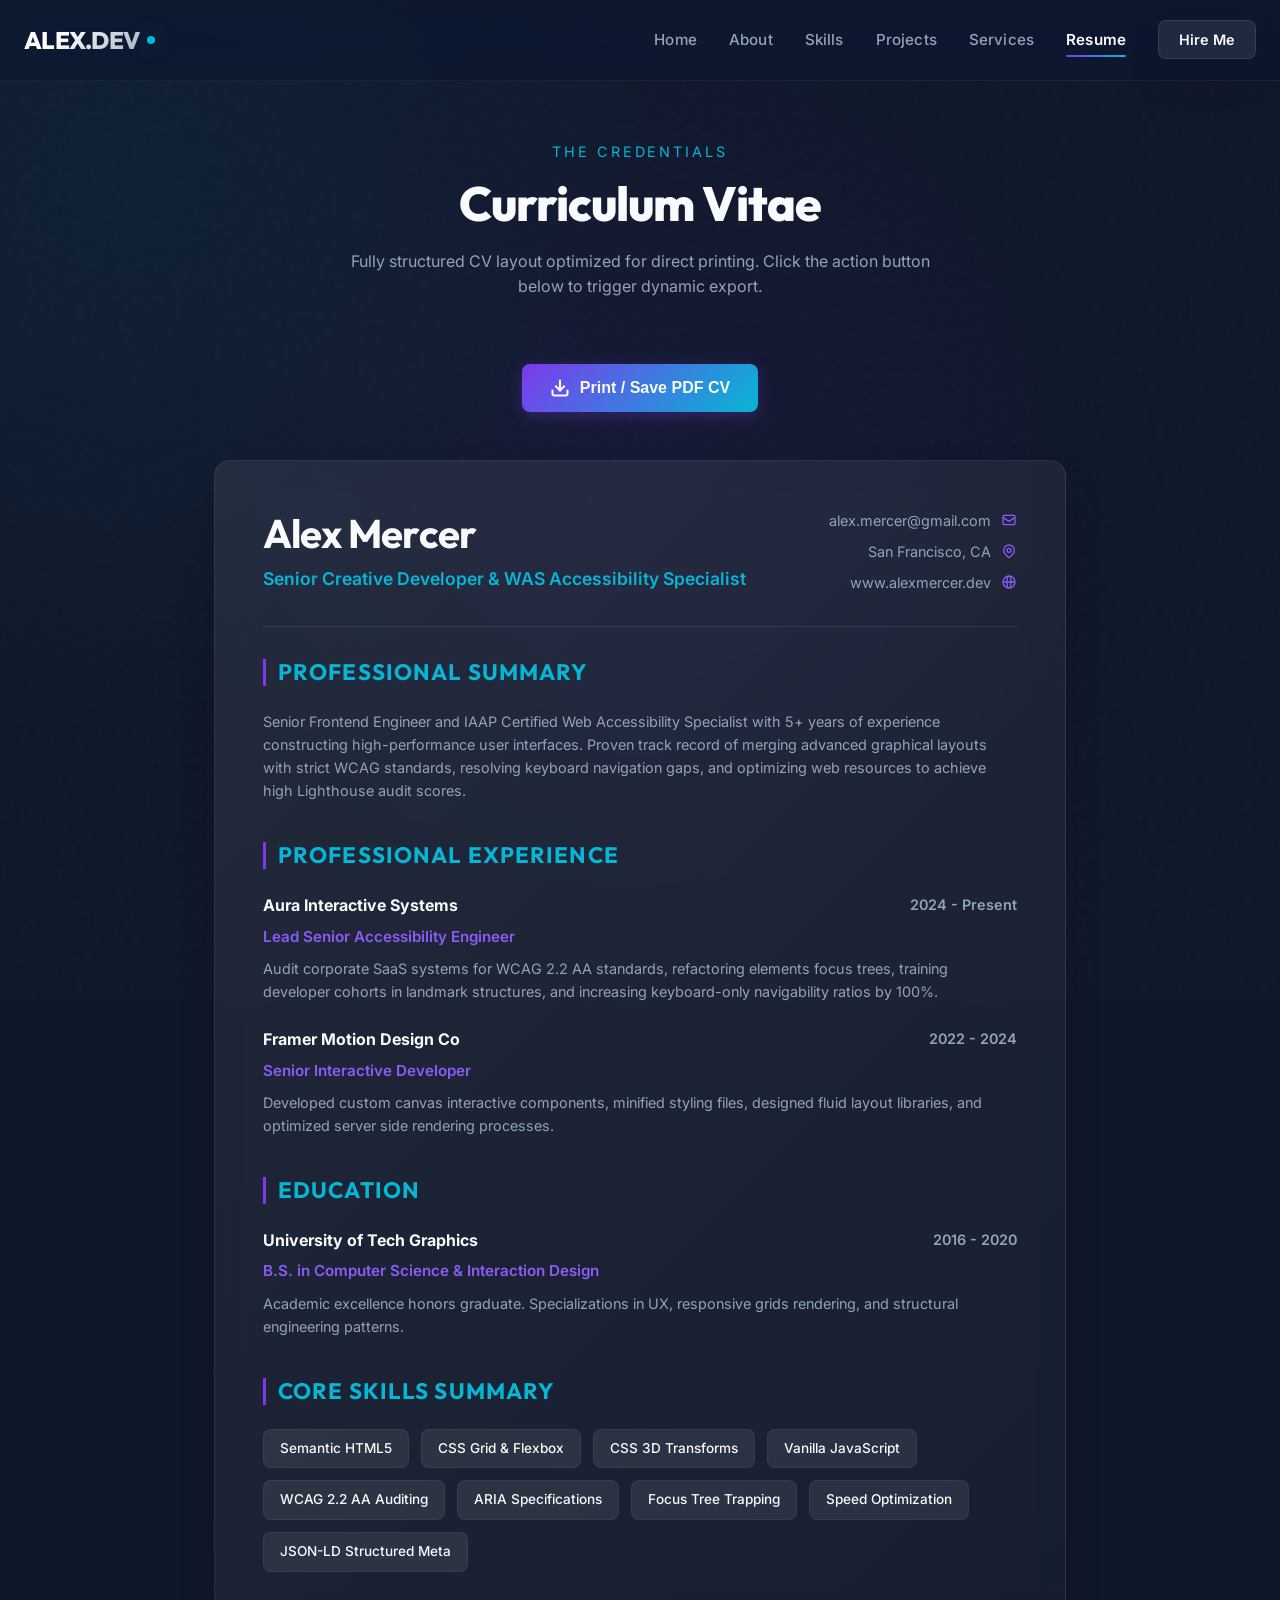
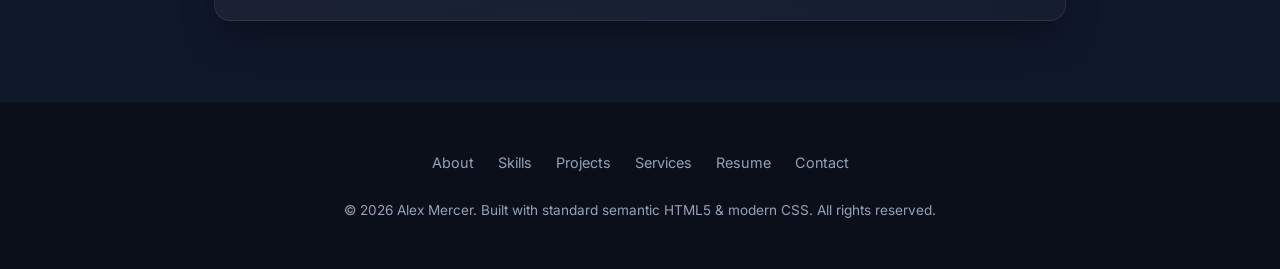
<file: resume.html>
<!DOCTYPE html>
<html lang="en">
<head>
  <meta charset="UTF-8">
  <meta name="viewport" content="width=device-width, initial-scale=1.0">
  
  <!-- SEO Meta Tags -->
  <title>Curriculum Vitae | Alex Mercer Resume</title>
  <meta name="description" content="View and download the complete professional resume of Alex Mercer. Detailing qualifications, career experience, and specialist technical certifications.">
  <meta name="keywords" content="Alex Mercer Resume, Creative Developer CV, Accessibility Engineer Qualifications, Hire Frontend Developer">
  <link rel="canonical" href="https://alexmercer.dev/resume.html">
  
  <!-- Open Graph -->
  <meta property="og:type" content="website">
  <meta property="og:url" content="https://alexmercer.dev/resume.html">
  <meta property="og:title" content="Curriculum Vitae | Alex Mercer Resume">
  <meta property="og:description" content="View and download the complete professional resume of Alex Mercer. Detailing qualifications, career experience, and specialist technical certifications.">
  
  <!-- Stylesheets -->
  <link rel="stylesheet" href="css/style.css">
  
  <style>
    /* CV specific print directive adjustments */
    @media print {
      body {
        background: #fff !important;
        color: #000 !important;
      }
      .site-header, .site-footer, .resume-actions-top, .noise-overlay, .skip-link {
        display: none !important;
      }
      .page-section {
        padding: 0 !important;
      }
      .resume-paper {
        background: none !important;
        border: none !important;
        box-shadow: none !important;
        padding: 0 !important;
        color: #000 !important;
      }
      .resume-section-title {
        border-left-color: #000 !important;
        color: #000 !important;
      }
      .resume-timeline-company, .resume-timeline-role, .resume-name {
        color: #000 !important;
      }
      .resume-skill-badge {
        border: 1px solid #000 !important;
        color: #000 !important;
        background: none !important;
      }
      .resume-contact-info, .resume-timeline-date {
        color: #333 !important;
      }
    }
  </style>
</head>
<body>

  <!-- Screen Reader Skip-Link -->
  <a href="#main-content" class="skip-link">Skip to main content</a>

  <!-- Active Screen Reader Announcer -->
  <div id="sr-announcer" class="sr-only" aria-live="polite"></div>

  <!-- Noise Overlay -->
  <div class="noise-overlay" aria-hidden="true"></div>

  <!-- Header -->
  <header class="site-header">
    <div class="container nav-container">
      <a href="index.html" class="logo" aria-label="Alex Mercer Home">
        ALEX.DEV<span class="logo-dot" aria-hidden="true"></span>
      </a>

      <nav aria-label="Primary Navigation">
        <button id="menu-toggle" class="menu-toggle" aria-expanded="false" aria-controls="nav-menu" aria-label="Toggle Navigation Menu">
          <span class="hamburger" aria-hidden="true"></span>
        </button>
        
        <ul id="nav-menu" class="nav-menu">
          <li><a href="index.html" class="nav-link">Home</a></li>
          <li><a href="about.html" class="nav-link">About</a></li>
          <li><a href="skills.html" class="nav-link">Skills</a></li>
          <li><a href="projects.html" class="nav-link">Projects</a></li>
          <li><a href="services.html" class="nav-link">Services</a></li>
          <li><a href="resume.html" class="nav-link">Resume</a></li>
          <li><a href="contact.html" class="nav-cta">Hire Me</a></li>
        </ul>
      </nav>
    </div>
  </header>

  <!-- Main Section -->
  <main id="main-content" class="page-section">
    <div class="container resume-layout">
      
      <!-- Section Header -->
      <header class="section-header">
        <span class="section-pretitle">The Credentials</span>
        <h1 class="section-title">Curriculum Vitae</h1>
        <p class="section-desc">Fully structured CV layout optimized for direct printing. Click the action button below to trigger dynamic export.</p>
      </header>

      <!-- Print CV trigger -->
      <div class="resume-actions-top">
        <button onclick="window.print()" class="btn btn-primary" aria-label="Print or Download CV as PDF">
          <svg aria-hidden="true" width="20" height="20" viewBox="0 0 24 24" fill="none" stroke="currentColor" stroke-width="2.5" stroke-linecap="round" stroke-linejoin="round"><path d="M21 15v4a2 2 0 0 1-2 2H5a2 2 0 0 1-2-2v-4"></path><polyline points="7 10 12 15 17 10"></polyline><line x1="12" y1="15" x2="12" y2="3"></line></svg>
          Print / Save PDF CV
        </button>
      </div>

      <!-- Printable Resume Paper structure -->
      <article class="resume-paper" aria-labelledby="resume-owner">
        
        <!-- Header profile credentials -->
        <header class="resume-header-block">
          <div>
            <h2 id="resume-owner" class="resume-name">Alex Mercer</h2>
            <span class="resume-tagline">Senior Creative Developer & WAS Accessibility Specialist</span>
          </div>
          
          <ul class="resume-contact-info" aria-label="Contact Information">
            <li>
              alex.mercer@gmail.com
              <svg aria-hidden="true" fill="none" viewBox="0 0 24 24" stroke="currentColor" stroke-width="2"><path stroke-linecap="round" stroke-linejoin="round" d="M3 8l7.89 5.26a2 2 0 002.22 0L21 8M5 19h14a2 2 0 002-2V7a2 2 0 00-2-2H5a2 2 0 00-2 2v10a2 2 0 002 2z" /></svg>
            </li>
            <li>
              San Francisco, CA
              <svg aria-hidden="true" fill="none" viewBox="0 0 24 24" stroke="currentColor" stroke-width="2"><path stroke-linecap="round" stroke-linejoin="round" d="M17.657 16.657L13.414 20.9a1.998 1.998 0 01-2.827 0l-4.244-4.243a8 8 0 1111.314 0z" /><path stroke-linecap="round" stroke-linejoin="round" d="M15 11a3 3 0 11-6 0 3 3 0 016 0z" /></svg>
            </li>
            <li>
              www.alexmercer.dev
              <svg aria-hidden="true" fill="none" viewBox="0 0 24 24" stroke="currentColor" stroke-width="2"><path stroke-linecap="round" stroke-linejoin="round" d="M21 12a9 9 0 01-9 9m9-9a9 9 0 00-9-9m9 9H3m9 9a9 9 0 01-9-9m9 9c1.657 0 3-4.03 3-9s-1.343-9-3-9m0 18c-1.657 0-3-4.03-3-9s1.343-9 3-9m-9 9a9 9 0 019-9" /></svg>
            </li>
          </ul>
        </header>

        <!-- CV Summary -->
        <section class="resume-section" aria-labelledby="cv-summary-heading">
          <h3 id="cv-summary-heading" class="resume-section-title">Professional Summary</h3>
          <p class="resume-timeline-desc">
            Senior Frontend Engineer and IAAP Certified Web Accessibility Specialist with 5+ years of experience constructing high-performance user interfaces. Proven track record of merging advanced graphical layouts with strict WCAG standards, resolving keyboard navigation gaps, and optimizing web resources to achieve high Lighthouse audit scores.
          </p>
        </section>

        <!-- CV Experience -->
        <section class="resume-section" aria-labelledby="cv-exp-heading">
          <h3 id="cv-exp-heading" class="resume-section-title">Professional Experience</h3>
          
          <div class="resume-timeline-item">
            <div class="resume-timeline-header">
              <span class="resume-timeline-company">Aura Interactive Systems</span>
              <time class="resume-timeline-date">2024 - Present</time>
            </div>
            <div class="resume-timeline-role">Lead Senior Accessibility Engineer</div>
            <p class="resume-timeline-desc">
              Audit corporate SaaS systems for WCAG 2.2 AA standards, refactoring elements focus trees, training developer cohorts in landmark structures, and increasing keyboard-only navigability ratios by 100%.
            </p>
          </div>

          <div class="resume-timeline-item">
            <div class="resume-timeline-header">
              <span class="resume-timeline-company">Framer Motion Design Co</span>
              <time class="resume-timeline-date">2022 - 2024</time>
            </div>
            <div class="resume-timeline-role">Senior Interactive Developer</div>
            <p class="resume-timeline-desc">
              Developed custom canvas interactive components, minified styling files, designed fluid layout libraries, and optimized server side rendering processes.
            </p>
          </div>

        </section>

        <!-- CV Education -->
        <section class="resume-section" aria-labelledby="cv-edu-heading">
          <h3 id="cv-edu-heading" class="resume-section-title">Education</h3>
          
          <div class="resume-timeline-item">
            <div class="resume-timeline-header">
              <span class="resume-timeline-company">University of Tech Graphics</span>
              <time class="resume-timeline-date">2016 - 2020</time>
            </div>
            <div class="resume-timeline-role">B.S. in Computer Science & Interaction Design</div>
            <p class="resume-timeline-desc">Academic excellence honors graduate. Specializations in UX, responsive grids rendering, and structural engineering patterns.</p>
          </div>
        </section>

        <!-- CV Skills badges -->
        <section class="resume-section" aria-labelledby="cv-skills-heading">
          <h3 id="cv-skills-heading" class="resume-section-title">Core Skills Summary</h3>
          <div class="resume-skills-group">
            <span class="resume-skill-badge">Semantic HTML5</span>
            <span class="resume-skill-badge">CSS Grid & Flexbox</span>
            <span class="resume-skill-badge">CSS 3D Transforms</span>
            <span class="resume-skill-badge">Vanilla JavaScript</span>
            <span class="resume-skill-badge">WCAG 2.2 AA Auditing</span>
            <span class="resume-skill-badge">ARIA Specifications</span>
            <span class="resume-skill-badge">Focus Tree Trapping</span>
            <span class="resume-skill-badge">Speed Optimization</span>
            <span class="resume-skill-badge">JSON-LD Structured Meta</span>
          </div>
        </section>

      </article>

    </div>
  </main>

  <!-- Footer -->
  <footer class="site-footer">
    <div class="container footer-content">
      <ul class="footer-nav" aria-label="Footer Quick Links">
        <li><a href="about.html" class="footer-link">About</a></li>
        <li><a href="skills.html" class="footer-link">Skills</a></li>
        <li><a href="projects.html" class="footer-link">Projects</a></li>
        <li><a href="services.html" class="footer-link">Services</a></li>
        <li><a href="resume.html" class="footer-link">Resume</a></li>
        <li><a href="contact.html" class="footer-link">Contact</a></li>
      </ul>
      <p class="copyright">&copy; 2026 Alex Mercer. Built with standard semantic HTML5 & modern CSS. All rights reserved.</p>
    </div>
  </footer>

  <script src="js/script.js"></script>
</body>
</html>
</file>
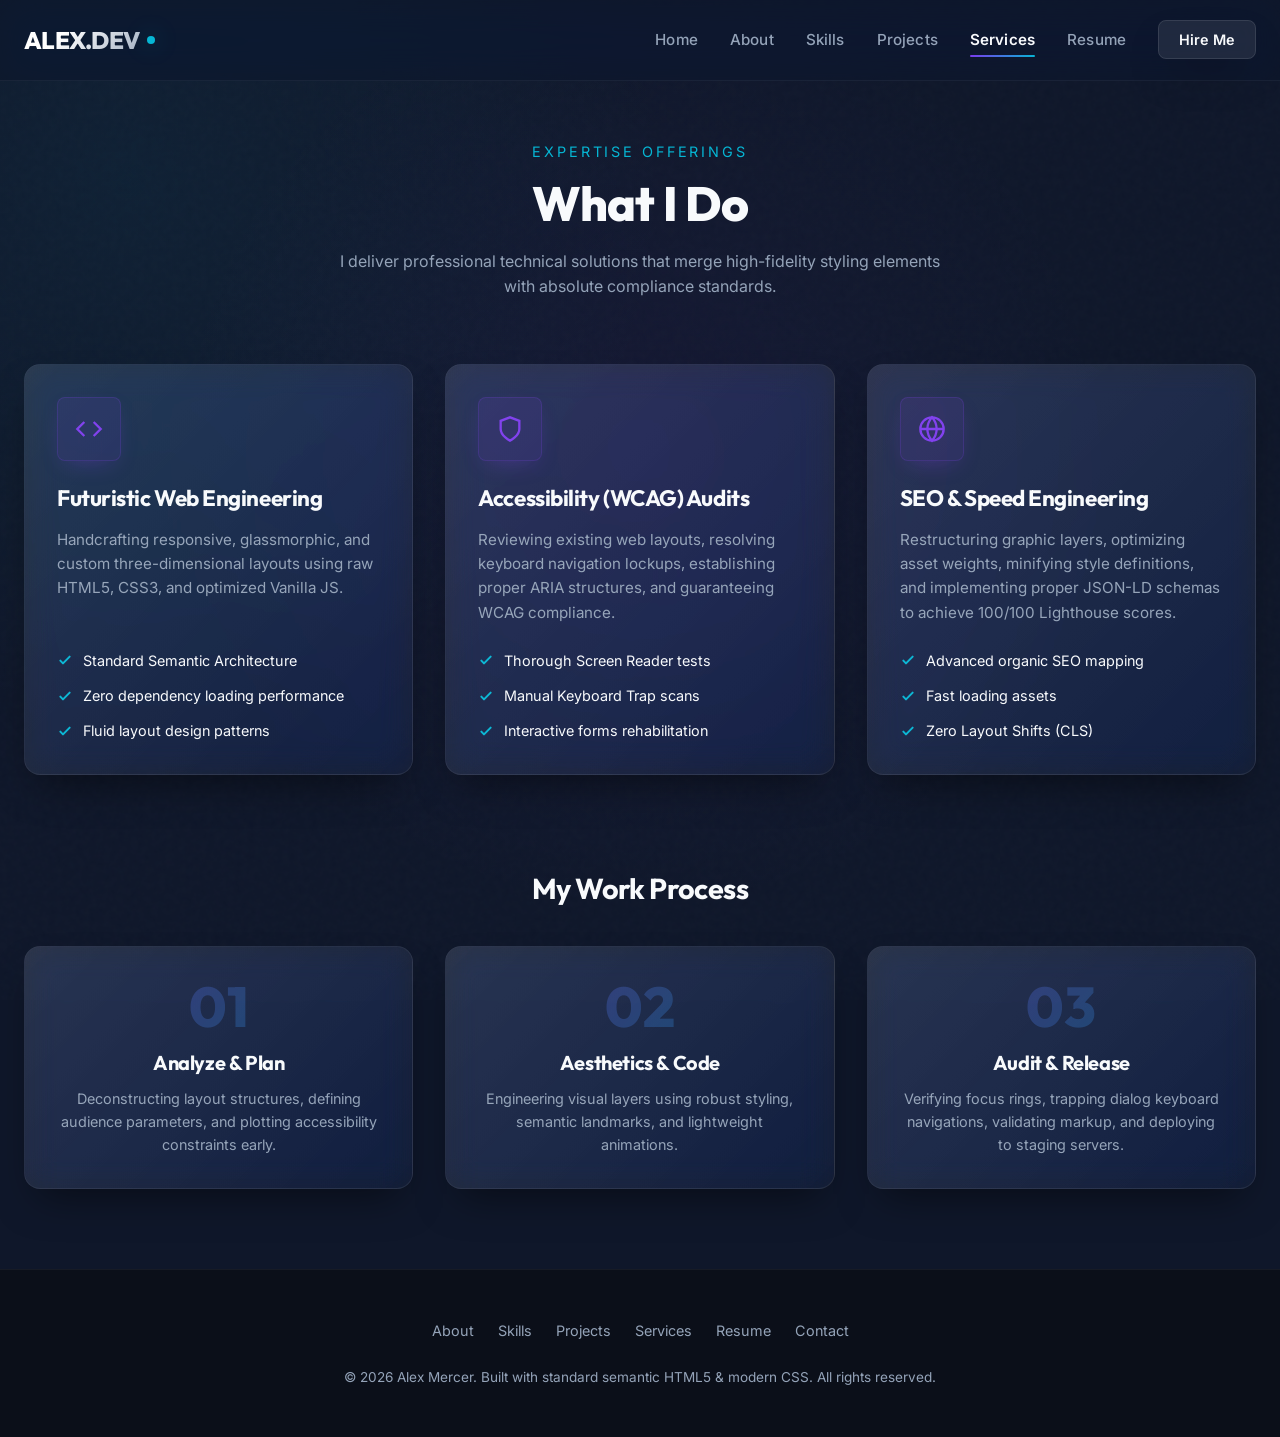
<file: services.html>
<!DOCTYPE html>
<html lang="en">
<head>
  <meta charset="UTF-8">
  <meta name="viewport" content="width=device-width, initial-scale=1.0">
  
  <!-- SEO Meta Tags -->
  <title>Professional Services | Alex Mercer</title>
  <meta name="description" content="Read details about technical consulting, accessibility audits, and custom high-performance creative web builds provided by Alex Mercer.">
  <meta name="keywords" content="Creative Development, WCAG Consulting, Accessibility Compliance Audits, Lighthouse Optimizations Services">
  <link rel="canonical" href="https://alexmercer.dev/services.html">
  
  <!-- Open Graph -->
  <meta property="og:type" content="website">
  <meta property="og:url" content="https://alexmercer.dev/services.html">
  <meta property="og:title" content="Professional Services | Alex Mercer">
  <meta property="og:description" content="Read details about technical consulting, accessibility audits, and custom high-performance creative web builds provided by Alex Mercer.">
  
  <!-- Stylesheets -->
  <link rel="stylesheet" href="css/style.css">
</head>
<body>

  <!-- Screen Reader Skip-Link -->
  <a href="#main-content" class="skip-link">Skip to main content</a>

  <!-- Active Screen Reader Announcer -->
  <div id="sr-announcer" class="sr-only" aria-live="polite"></div>

  <!-- Noise Overlay -->
  <div class="noise-overlay" aria-hidden="true"></div>

  <!-- Header -->
  <header class="site-header">
    <div class="container nav-container">
      <a href="index.html" class="logo" aria-label="Alex Mercer Home">
        ALEX.DEV<span class="logo-dot" aria-hidden="true"></span>
      </a>

      <nav aria-label="Primary Navigation">
        <button id="menu-toggle" class="menu-toggle" aria-expanded="false" aria-controls="nav-menu" aria-label="Toggle Navigation Menu">
          <span class="hamburger" aria-hidden="true"></span>
        </button>
        
        <ul id="nav-menu" class="nav-menu">
          <li><a href="index.html" class="nav-link">Home</a></li>
          <li><a href="about.html" class="nav-link">About</a></li>
          <li><a href="skills.html" class="nav-link">Skills</a></li>
          <li><a href="projects.html" class="nav-link">Projects</a></li>
          <li><a href="services.html" class="nav-link">Services</a></li>
          <li><a href="resume.html" class="nav-link">Resume</a></li>
          <li><a href="contact.html" class="nav-cta">Hire Me</a></li>
        </ul>
      </nav>
    </div>
  </header>

  <!-- Main Section -->
  <main id="main-content" class="page-section">
    <div class="container">
      
      <!-- Section Header -->
      <header class="section-header">
        <span class="section-pretitle">Expertise Offerings</span>
        <h1 class="section-title">What I Do</h1>
        <p class="section-desc">I deliver professional technical solutions that merge high-fidelity styling elements with absolute compliance standards.</p>
      </header>

      <!-- Services Grid -->
      <div class="services-grid">
        
        <!-- Service 1 -->
        <article class="glass-card service-card" aria-labelledby="srv-1-title">
          <div class="service-icon-box" aria-hidden="true">
            <svg viewBox="0 0 24 24" fill="none" stroke="currentColor" stroke-width="2"><polyline points="16 18 22 12 16 6"></polyline><polyline points="8 6 2 12 8 18"></polyline></svg>
          </div>
          <h2 id="srv-1-title" class="service-card-title">Futuristic Web Engineering</h2>
          <p class="service-card-desc">Handcrafting responsive, glassmorphic, and custom three-dimensional layouts using raw HTML5, CSS3, and optimized Vanilla JS.</p>
          <ul class="service-features" aria-label="Creative Development Features">
            <li class="service-feature-item">
              <svg aria-hidden="true" fill="none" viewBox="0 0 24 24" stroke="currentColor" stroke-width="3"><path stroke-linecap="round" stroke-linejoin="round" d="M5 13l4 4L19 7" /></svg>
              Standard Semantic Architecture
            </li>
            <li class="service-feature-item">
              <svg aria-hidden="true" fill="none" viewBox="0 0 24 24" stroke="currentColor" stroke-width="3"><path stroke-linecap="round" stroke-linejoin="round" d="M5 13l4 4L19 7" /></svg>
              Zero dependency loading performance
            </li>
            <li class="service-feature-item">
              <svg aria-hidden="true" fill="none" viewBox="0 0 24 24" stroke="currentColor" stroke-width="3"><path stroke-linecap="round" stroke-linejoin="round" d="M5 13l4 4L19 7" /></svg>
              Fluid layout design patterns
            </li>
          </ul>
        </article>

        <!-- Service 2 -->
        <article class="glass-card service-card" aria-labelledby="srv-2-title">
          <div class="service-icon-box" aria-hidden="true">
            <svg viewBox="0 0 24 24" fill="none" stroke="currentColor" stroke-width="2"><path d="M12 22s8-4 8-10V5l-8-3-8 3v7c0 6 8 10 8 10z"></path></svg>
          </div>
          <h2 id="srv-2-title" class="service-card-title">Accessibility (WCAG) Audits</h2>
          <p class="service-card-desc">Reviewing existing web layouts, resolving keyboard navigation lockups, establishing proper ARIA structures, and guaranteeing WCAG compliance.</p>
          <ul class="service-features" aria-label="Accessibility Auditing Features">
            <li class="service-feature-item">
              <svg aria-hidden="true" fill="none" viewBox="0 0 24 24" stroke="currentColor" stroke-width="3"><path stroke-linecap="round" stroke-linejoin="round" d="M5 13l4 4L19 7" /></svg>
              Thorough Screen Reader tests
            </li>
            <li class="service-feature-item">
              <svg aria-hidden="true" fill="none" viewBox="0 0 24 24" stroke="currentColor" stroke-width="3"><path stroke-linecap="round" stroke-linejoin="round" d="M5 13l4 4L19 7" /></svg>
              Manual Keyboard Trap scans
            </li>
            <li class="service-feature-item">
              <svg aria-hidden="true" fill="none" viewBox="0 0 24 24" stroke="currentColor" stroke-width="3"><path stroke-linecap="round" stroke-linejoin="round" d="M5 13l4 4L19 7" /></svg>
              Interactive forms rehabilitation
            </li>
          </ul>
        </article>

        <!-- Service 3 -->
        <article class="glass-card service-card" aria-labelledby="srv-3-title">
          <div class="service-icon-box" aria-hidden="true">
            <svg viewBox="0 0 24 24" fill="none" stroke="currentColor" stroke-width="2"><circle cx="12" cy="12" r="10"></circle><line x1="2" y1="12" x2="22" y2="12"></line><path d="M12 2a15.3 15.3 0 0 1 4 10 15.3 15.3 0 0 1-4 10 15.3 15.3 0 0 1-4-10 15.3 15.3 0 0 1 4-10z"></path></svg>
          </div>
          <h2 id="srv-3-title" class="service-card-title">SEO & Speed Engineering</h2>
          <p class="service-card-desc">Restructuring graphic layers, optimizing asset weights, minifying style definitions, and implementing proper JSON-LD schemas to achieve 100/100 Lighthouse scores.</p>
          <ul class="service-features" aria-label="SEO Speed Optimization Features">
            <li class="service-feature-item">
              <svg aria-hidden="true" fill="none" viewBox="0 0 24 24" stroke="currentColor" stroke-width="3"><path stroke-linecap="round" stroke-linejoin="round" d="M5 13l4 4L19 7" /></svg>
              Advanced organic SEO mapping
            </li>
            <li class="service-feature-item">
              <svg aria-hidden="true" fill="none" viewBox="0 0 24 24" stroke="currentColor" stroke-width="3"><path stroke-linecap="round" stroke-linejoin="round" d="M5 13l4 4L19 7" /></svg>
              Fast loading assets
            </li>
            <li class="service-feature-item">
              <svg aria-hidden="true" fill="none" viewBox="0 0 24 24" stroke="currentColor" stroke-width="3"><path stroke-linecap="round" stroke-linejoin="round" d="M5 13l4 4L19 7" /></svg>
              Zero Layout Shifts (CLS)
            </li>
          </ul>
        </article>

      </div>

      <!-- Workflow Section -->
      <section class="workflow-section" aria-labelledby="workflow-heading">
        <h2 id="workflow-heading" class="timeline-title">My Work Process</h2>
        
        <div class="workflow-grid">
          
          <article class="glass-card workflow-card" aria-labelledby="wf-1-title">
            <div class="workflow-num" aria-hidden="true">01</div>
            <h3 id="wf-1-title" class="workflow-card-title">Analyze & Plan</h3>
            <p class="workflow-desc">Deconstructing layout structures, defining audience parameters, and plotting accessibility constraints early.</p>
          </article>

          <article class="glass-card workflow-card" aria-labelledby="wf-2-title">
            <div class="workflow-num" aria-hidden="true">02</div>
            <h3 id="wf-2-title" class="workflow-card-title">Aesthetics & Code</h3>
            <p class="workflow-desc">Engineering visual layers using robust styling, semantic landmarks, and lightweight animations.</p>
          </article>

          <article class="glass-card workflow-card" aria-labelledby="wf-3-title">
            <div class="workflow-num" aria-hidden="true">03</div>
            <h3 id="wf-3-title" class="workflow-card-title">Audit & Release</h3>
            <p class="workflow-desc">Verifying focus rings, trapping dialog keyboard navigations, validating markup, and deploying to staging servers.</p>
          </article>

        </div>
      </section>

    </div>
  </main>

  <!-- Footer -->
  <footer class="site-footer">
    <div class="container footer-content">
      <ul class="footer-nav" aria-label="Footer Quick Links">
        <li><a href="about.html" class="footer-link">About</a></li>
        <li><a href="skills.html" class="footer-link">Skills</a></li>
        <li><a href="projects.html" class="footer-link">Projects</a></li>
        <li><a href="services.html" class="footer-link">Services</a></li>
        <li><a href="resume.html" class="footer-link">Resume</a></li>
        <li><a href="contact.html" class="footer-link">Contact</a></li>
      </ul>
      <p class="copyright">&copy; 2026 Alex Mercer. Built with standard semantic HTML5 & modern CSS. All rights reserved.</p>
    </div>
  </footer>

  <script src="js/script.js"></script>
</body>
</html>
</file>
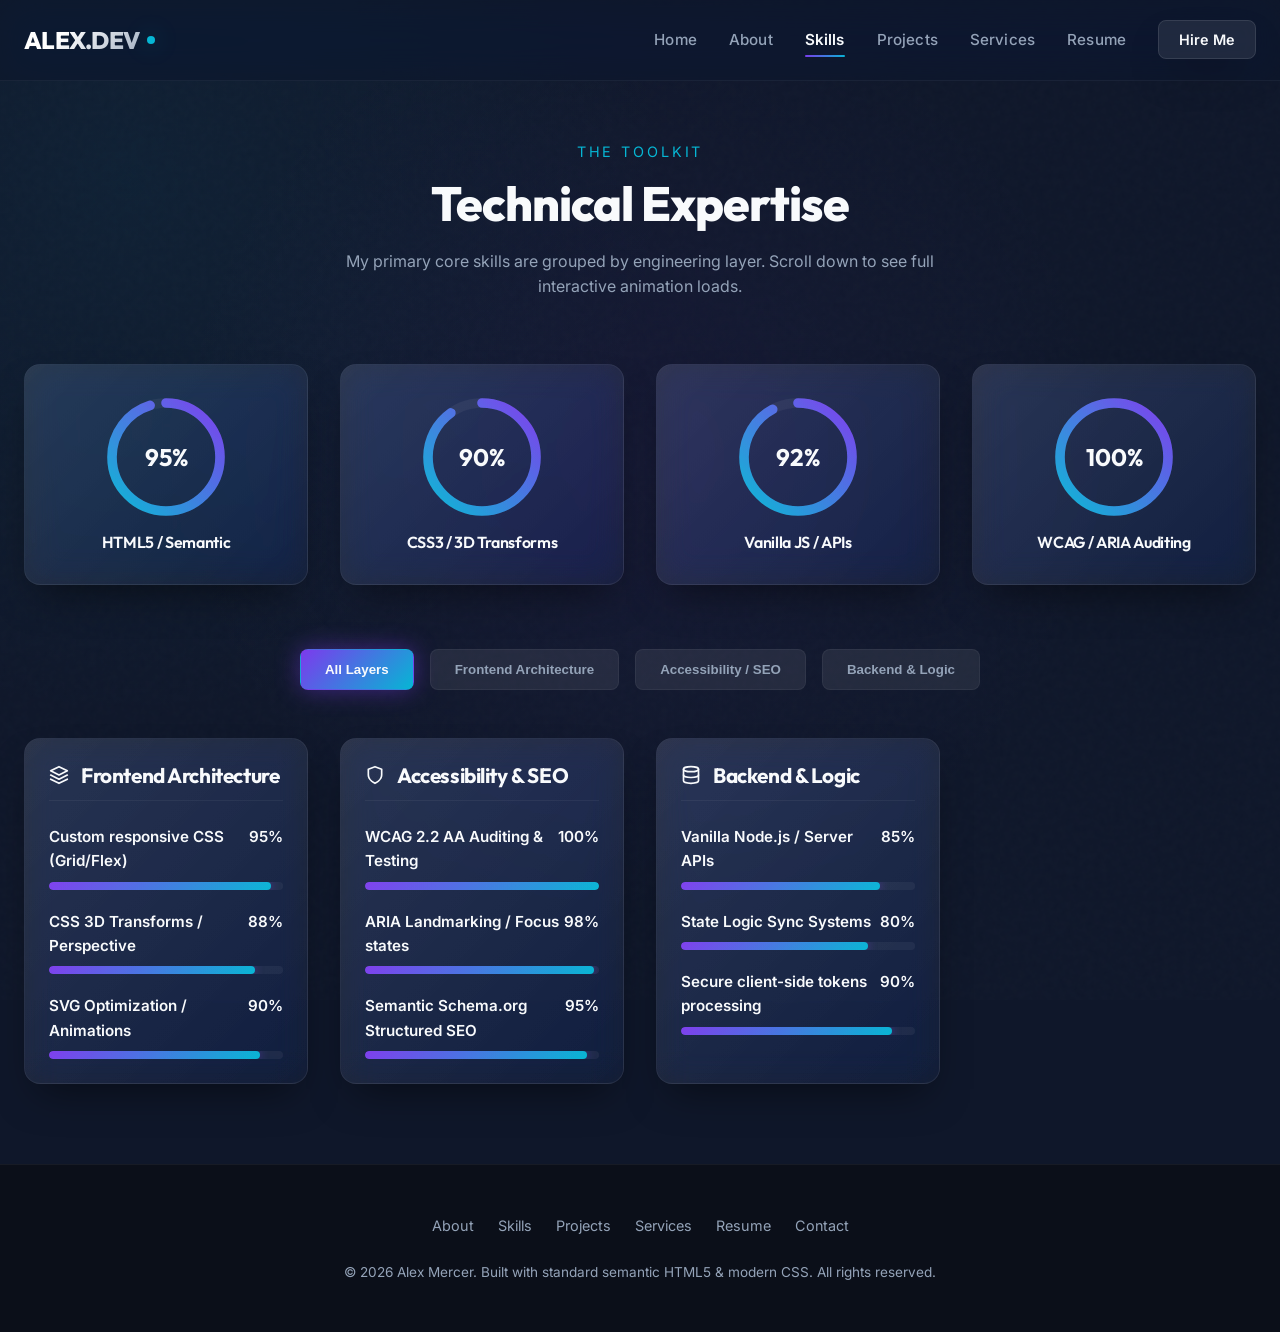
<file: skills.html>
<!DOCTYPE html>
<html lang="en">
<head>
  <meta charset="UTF-8">
  <meta name="viewport" content="width=device-width, initial-scale=1.0">
  
  <!-- SEO Meta Tags -->
  <title>Skills & Tech Stack | Alex Mercer</title>
  <meta name="description" content="View the technical capabilities, technologies, and certifications of Alex Mercer, spanning frontend engineering, 3D CSS rendering, and accessibility testing.">
  <meta name="keywords" content="Tech Stack, Frontend Skills, CSS 3D Transforms, Web Accessibility Testing, React, Javascript Core">
  <link rel="canonical" href="https://alexmercer.dev/skills.html">
  
  <!-- Open Graph -->
  <meta property="og:type" content="website">
  <meta property="og:url" content="https://alexmercer.dev/skills.html">
  <meta property="og:title" content="Skills & Tech Stack | Alex Mercer">
  <meta property="og:description" content="View the technical capabilities, technologies, and certifications of Alex Mercer, spanning frontend engineering, 3D CSS rendering, and accessibility testing.">
  
  <!-- Stylesheets -->
  <link rel="stylesheet" href="css/style.css">
</head>
<body>

  <!-- Screen Reader Skip-Link -->
  <a href="#main-content" class="skip-link">Skip to main content</a>

  <!-- Active Screen Reader Announcer -->
  <div id="sr-announcer" class="sr-only" aria-live="polite"></div>

  <!-- Noise Overlay -->
  <div class="noise-overlay" aria-hidden="true"></div>

  <!-- Header -->
  <header class="site-header">
    <div class="container nav-container">
      <a href="index.html" class="logo" aria-label="Alex Mercer Home">
        ALEX.DEV<span class="logo-dot" aria-hidden="true"></span>
      </a>

      <nav aria-label="Primary Navigation">
        <button id="menu-toggle" class="menu-toggle" aria-expanded="false" aria-controls="nav-menu" aria-label="Toggle Navigation Menu">
          <span class="hamburger" aria-hidden="true"></span>
        </button>
        
        <ul id="nav-menu" class="nav-menu">
          <li><a href="index.html" class="nav-link">Home</a></li>
          <li><a href="about.html" class="nav-link">About</a></li>
          <li><a href="skills.html" class="nav-link">Skills</a></li>
          <li><a href="projects.html" class="nav-link">Projects</a></li>
          <li><a href="services.html" class="nav-link">Services</a></li>
          <li><a href="resume.html" class="nav-link">Resume</a></li>
          <li><a href="contact.html" class="nav-cta">Hire Me</a></li>
        </ul>
      </nav>
    </div>
  </header>

  <!-- Main Section -->
  <main id="main-content" class="page-section">
    <div class="container">
      
      <!-- Section Header -->
      <header class="section-header">
        <span class="section-pretitle">The Toolkit</span>
        <h1 class="section-title">Technical Expertise</h1>
        <p class="section-desc">My primary core skills are grouped by engineering layer. Scroll down to see full interactive animation loads.</p>
      </header>

      <!-- Circular SVG Progress Indicators Section -->
      <section class="circular-skills-container" aria-label="Core Competencies">
        
        <div class="glass-card circle-skill-card">
          <div class="svg-circle-wrap">
            <svg viewBox="0 0 100 100">
              <defs>
                <linearGradient id="cyan-purple-gradient" x1="0%" y1="0%" x2="100%" y2="100%">
                  <stop offset="0%" stop-color="#06b6d4" />
                  <stop offset="100%" stop-color="#7c3aed" />
                </linearGradient>
              </defs>
              <circle cx="50" cy="50" r="45" class="circle-bg" />
              <circle cx="50" cy="50" r="45" class="circle-progress" data-level="95" />
            </svg>
            <div class="circle-number" aria-live="polite">95%</div>
          </div>
          <h2 class="circle-label">HTML5 / Semantic</h2>
        </div>

        <div class="glass-card circle-skill-card">
          <div class="svg-circle-wrap">
            <svg viewBox="0 0 100 100">
              <circle cx="50" cy="50" r="45" class="circle-bg" />
              <circle cx="50" cy="50" r="45" class="circle-progress" data-level="90" />
            </svg>
            <div class="circle-number" aria-live="polite">90%</div>
          </div>
          <h2 class="circle-label">CSS3 / 3D Transforms</h2>
        </div>

        <div class="glass-card circle-skill-card">
          <div class="svg-circle-wrap">
            <svg viewBox="0 0 100 100">
              <circle cx="50" cy="50" r="45" class="circle-bg" />
              <circle cx="50" cy="50" r="45" class="circle-progress" data-level="92" />
            </svg>
            <div class="circle-number" aria-live="polite">92%</div>
          </div>
          <h2 class="circle-label">Vanilla JS / APIs</h2>
        </div>

        <div class="glass-card circle-skill-card">
          <div class="svg-circle-wrap">
            <svg viewBox="0 0 100 100">
              <circle cx="50" cy="50" r="45" class="circle-bg" />
              <circle cx="50" cy="50" r="45" class="circle-progress" data-level="100" />
            </svg>
            <div class="circle-number" aria-live="polite">100%</div>
          </div>
          <h2 class="circle-label">WCAG / ARIA Auditing</h2>
        </div>

      </section>

      <!-- Interactive Category Filter Tabs -->
      <div class="filter-tabs" aria-label="Skills categories filtering menu">
        <button class="tab-btn active" data-filter="all">All Layers</button>
        <button class="tab-btn" data-filter="frontend">Frontend Architecture</button>
        <button class="tab-btn" data-filter="auditing">Accessibility / SEO</button>
        <button class="tab-btn" data-filter="backend">Backend & Logic</button>
      </div>

      <!-- Linear Skills Grid -->
      <div class="skills-grid">
        
        <!-- Frontend Card -->
        <article class="glass-card skill-category-card project-card" data-category="frontend" aria-labelledby="fe-title">
          <div class="project-content">
            <h3 id="fe-title" class="skill-card-title">
              <svg aria-hidden="true" width="20" height="20" viewBox="0 0 24 24" fill="none" stroke="currentColor" stroke-width="2" stroke-linecap="round" stroke-linejoin="round"><polygon points="12 2 2 7 12 12 22 7 12 2"></polygon><polyline points="2 17 12 22 22 17"></polyline><polyline points="2 12 12 17 22 12"></polyline></svg>
              Frontend Architecture
            </h3>
            
            <div class="skill-list">
              <div class="skill-item">
                <div class="skill-item-info">
                  <span>Custom responsive CSS (Grid/Flex)</span>
                  <span>95%</span>
                </div>
                <div class="skill-progress-bg">
                  <div class="skill-progress-bar" data-level="95" role="progressbar" aria-valuenow="95" aria-valuemin="0" aria-valuemax="100" aria-label="Responsive CSS skills level"></div>
                </div>
              </div>

              <div class="skill-item">
                <div class="skill-item-info">
                  <span>CSS 3D Transforms / Perspective</span>
                  <span>88%</span>
                </div>
                <div class="skill-progress-bg">
                  <div class="skill-progress-bar" data-level="88" role="progressbar" aria-valuenow="88" aria-valuemin="0" aria-valuemax="100" aria-label="3D Transforms skills level"></div>
                </div>
              </div>

              <div class="skill-item">
                <div class="skill-item-info">
                  <span>SVG Optimization / Animations</span>
                  <span>90%</span>
                </div>
                <div class="skill-progress-bg">
                  <div class="skill-progress-bar" data-level="90" role="progressbar" aria-valuenow="90" aria-valuemin="0" aria-valuemax="100" aria-label="SVG animations skills level"></div>
                </div>
              </div>
            </div>
          </div>
        </article>

        <!-- Accessibility / Auditing Card -->
        <article class="glass-card skill-category-card project-card" data-category="auditing" aria-labelledby="audit-title">
          <div class="project-content">
            <h3 id="audit-title" class="skill-card-title">
              <svg aria-hidden="true" width="20" height="20" viewBox="0 0 24 24" fill="none" stroke="currentColor" stroke-width="2" stroke-linecap="round" stroke-linejoin="round"><path d="M12 22s8-4 8-10V5l-8-3-8 3v7c0 6 8 10 8 10z"></path></svg>
              Accessibility & SEO
            </h3>
            
            <div class="skill-list">
              <div class="skill-item">
                <div class="skill-item-info">
                  <span>WCAG 2.2 AA Auditing & Testing</span>
                  <span>100%</span>
                </div>
                <div class="skill-progress-bg">
                  <div class="skill-progress-bar" data-level="100" role="progressbar" aria-valuenow="100" aria-valuemin="0" aria-valuemax="100" aria-label="WCAG Auditing skills level"></div>
                </div>
              </div>

              <div class="skill-item">
                <div class="skill-item-info">
                  <span>ARIA Landmarking / Focus states</span>
                  <span>98%</span>
                </div>
                <div class="skill-progress-bg">
                  <div class="skill-progress-bar" data-level="98" role="progressbar" aria-valuenow="98" aria-valuemin="0" aria-valuemax="100" aria-label="ARIA Landmarking skills level"></div>
                </div>
              </div>

              <div class="skill-item">
                <div class="skill-item-info">
                  <span>Semantic Schema.org Structured SEO</span>
                  <span>95%</span>
                </div>
                <div class="skill-progress-bg">
                  <div class="skill-progress-bar" data-level="95" role="progressbar" aria-valuenow="95" aria-valuemin="0" aria-valuemax="100" aria-label="SEO mapping skills level"></div>
                </div>
              </div>
            </div>
          </div>
        </article>

        <!-- Backend Card -->
        <article class="glass-card skill-category-card project-card" data-category="backend" aria-labelledby="back-title">
          <div class="project-content">
            <h3 id="back-title" class="skill-card-title">
              <svg aria-hidden="true" width="20" height="20" viewBox="0 0 24 24" fill="none" stroke="currentColor" stroke-width="2" stroke-linecap="round" stroke-linejoin="round"><ellipse cx="12" cy="5" rx="9" ry="3"></ellipse><path d="M3 5V19A9 3 0 0 0 21 19V5"></path><path d="M3 12A9 3 0 0 0 21 12"></path></svg>
              Backend & Logic
            </h3>
            
            <div class="skill-list">
              <div class="skill-item">
                <div class="skill-item-info">
                  <span>Vanilla Node.js / Server APIs</span>
                  <span>85%</span>
                </div>
                <div class="skill-progress-bg">
                  <div class="skill-progress-bar" data-level="85" role="progressbar" aria-valuenow="85" aria-valuemin="0" aria-valuemax="100" aria-label="Node js API skills level"></div>
                </div>
              </div>

              <div class="skill-item">
                <div class="skill-item-info">
                  <span>State Logic Sync Systems</span>
                  <span>80%</span>
                </div>
                <div class="skill-progress-bg">
                  <div class="skill-progress-bar" data-level="80" role="progressbar" aria-valuenow="80" aria-valuemin="0" aria-valuemax="100" aria-label="State management skills level"></div>
                </div>
              </div>

              <div class="skill-item">
                <div class="skill-item-info">
                  <span>Secure client-side tokens processing</span>
                  <span>90%</span>
                </div>
                <div class="skill-progress-bg">
                  <div class="skill-progress-bar" data-level="90" role="progressbar" aria-valuenow="90" aria-valuemin="0" aria-valuemax="100" aria-label="Authentication logic skills level"></div>
                </div>
              </div>
            </div>
          </div>
        </article>

      </div>

    </div>
  </main>

  <!-- Footer -->
  <footer class="site-footer">
    <div class="container footer-content">
      <ul class="footer-nav" aria-label="Footer Quick Links">
        <li><a href="about.html" class="footer-link">About</a></li>
        <li><a href="skills.html" class="footer-link">Skills</a></li>
        <li><a href="projects.html" class="footer-link">Projects</a></li>
        <li><a href="services.html" class="footer-link">Services</a></li>
        <li><a href="resume.html" class="footer-link">Resume</a></li>
        <li><a href="contact.html" class="footer-link">Contact</a></li>
      </ul>
      <p class="copyright">&copy; 2026 Alex Mercer. Built with standard semantic HTML5 & modern CSS. All rights reserved.</p>
    </div>
  </footer>

  <script src="js/script.js"></script>
</body>
</html>
</file>
<file: css/style.css>
/* ==========================================================================
   CSS DESIGN SYSTEM & GLOBAL STYLES (PREMIUM FUTURISTIC PORTFOLIO)
   ========================================================================== */

@import url('https://fonts.googleapis.com/css2?family=Inter:wght@300;400;500;600&family=Outfit:wght@400;500;600;700;800&display=swap');

:root {
  /* Color Palette */
  --primary: #7c3aed;
  --primary-rgb: 124, 58, 237;
  --secondary: #06b6d4;
  --secondary-rgb: 6, 182, 212;
  --accent: #8b5cf6;
  --accent-rgb: 139, 92, 246;
  --background: #0f172a;
  --background-rgb: 15, 23, 42;
  --surface: rgba(255, 255, 255, 0.08);
  --surface-solid: #1e293b;
  --text: #f8fafc;
  --text-rgb: 248, 250, 252;
  --muted: #94a3b8;
  --success: #10b981;
  --error: #ef4444;

  /* Premium Glowing Gradients */
  --grad-hero: linear-gradient(135deg, var(--primary) 0%, var(--secondary) 100%);
  --grad-dark: linear-gradient(180deg, #0b0f19 0%, #0f172a 100%);
  --grad-card: linear-gradient(135deg, rgba(255, 255, 255, 0.08) 0%, rgba(255, 255, 255, 0.03) 100%);
  --grad-border: linear-gradient(135deg, rgba(255, 255, 255, 0.15) 0%, rgba(255, 255, 255, 0.02) 100%);
  --grad-border-glow: linear-gradient(135deg, var(--primary) 0%, var(--secondary) 100%);
  
  /* Shadow & Glow Systems */
  --glow-primary: 0 0 25px rgba(124, 58, 237, 0.45);
  --glow-secondary: 0 0 25px rgba(6, 182, 212, 0.45);
  --shadow-premium: 0 20px 40px -15px rgba(0, 0, 0, 0.5);

  /* Fonts */
  --font-headings: 'Outfit', -apple-system, BlinkMacSystemFont, "Segoe UI", Roboto, sans-serif;
  --font-body: 'Inter', -apple-system, BlinkMacSystemFont, "Segoe UI", Roboto, sans-serif;

  /* Transitions & Speed */
  --transition-fast: 0.2s cubic-bezier(0.4, 0, 0.2, 1);
  --transition-normal: 0.4s cubic-bezier(0.4, 0, 0.2, 1);
  --transition-smooth: 0.6s cubic-bezier(0.16, 1, 0.3, 1);
  
  /* Border Radius */
  --radius-sm: 8px;
  --radius-md: 16px;
  --radius-lg: 24px;
  --radius-full: 9999px;

  /* Max Widths */
  --container-width: 1280px;
}

/* ==========================================================================
   RESET & SYSTEM BASICS
   ========================================================================== */

*, *::before, *::after {
  box-sizing: border-box;
  margin: 0;
  padding: 0;
}

html {
  scroll-behavior: smooth;
  font-size: 16px;
  -webkit-font-smoothing: antialiased;
  -moz-osx-font-smoothing: grayscale;
}

body {
  background-color: var(--background);
  color: var(--text);
  font-family: var(--font-body);
  line-height: 1.6;
  overflow-x: hidden;
  position: relative;
  min-height: 100vh;
}

/* Interactive Futuristic Canvas Background Layer */
.noise-overlay {
  position: fixed;
  top: 0;
  left: 0;
  width: 100%;
  height: 100%;
  background-image: radial-gradient(circle at 50% 50%, rgba(124, 58, 237, 0.05), transparent 60%),
                    radial-gradient(circle at 10% 20%, rgba(6, 182, 212, 0.06), transparent 40%);
  z-index: -2;
  pointer-events: none;
}

.noise-overlay::before {
  content: "";
  position: absolute;
  top: -100px;
  left: -100px;
  width: calc(100% + 200px);
  height: calc(100% + 200px);
  background-image: url("data:image/svg+xml,%3Csvg viewBox='0 0 200 200' xmlns='http://www.w3.org/2000/svg'%3E%3Cfilter id='noise'%3E%3CfeTurbulence type='fractalNoise' baseFrequency='0.8' numOctaves='3' stitchTiles='stitch'/%3E%3C/filter%3E%3Crect width='100%25' height='100%25' filter='url(%23noise)' opacity='0.02'/%3E%3C/svg%3E");
  z-index: -1;
  pointer-events: none;
}

/* Screen Reader Skip to Content */
.skip-link {
  position: absolute;
  top: -100px;
  left: 20px;
  background: var(--primary);
  color: var(--text);
  padding: 12px 24px;
  border-radius: var(--radius-sm);
  z-index: 10000;
  text-decoration: none;
  font-weight: 600;
  box-shadow: var(--glow-primary);
  transition: top var(--transition-fast);
}

.skip-link:focus {
  top: 20px;
  outline: 3px solid var(--secondary);
}

/* Modern Accessible Focus States */
:focus-visible {
  outline: 3px solid var(--secondary);
  outline-offset: 4px;
  border-radius: var(--radius-sm);
}

/* Headings & Typography */
h1, h2, h3, h4, h5, h6 {
  font-family: var(--font-headings);
  font-weight: 700;
  line-height: 1.2;
  letter-spacing: -0.02em;
  color: var(--text);
}

a {
  color: inherit;
  text-decoration: none;
  transition: color var(--transition-fast);
}

/* Scrollbars */
::-webkit-scrollbar {
  width: 10px;
}

::-webkit-scrollbar-track {
  background: rgba(15, 23, 42, 0.5);
}

::-webkit-scrollbar-thumb {
  background: rgba(124, 58, 237, 0.3);
  border-radius: var(--radius-full);
  border: 2px solid var(--background);
  transition: background var(--transition-fast);
}

::-webkit-scrollbar-thumb:hover {
  background: var(--primary);
}

/* ==========================================================================
   LAYOUT LANDMARKS (HEADER, NAV, FOOTER, CONTAINER)
   ========================================================================== */

.container {
  width: 100%;
  max-width: var(--container-width);
  margin: 0 auto;
  padding: 0 24px;
}

/* Header & Premium Navbar */
.site-header {
  position: fixed;
  top: 0;
  left: 0;
  width: 100%;
  z-index: 1000;
  background: rgba(15, 23, 42, 0.7);
  backdrop-filter: blur(20px) saturate(180%);
  border-bottom: 1px solid rgba(255, 255, 255, 0.05);
  transition: background var(--transition-fast), padding var(--transition-normal);
}

.site-header--scrolled {
  background: rgba(11, 15, 25, 0.85);
  padding: 10px 0;
  border-bottom: 1px solid rgba(124, 58, 237, 0.2);
  box-shadow: 0 10px 30px -15px rgba(0, 0, 0, 0.3);
}

.nav-container {
  display: flex;
  justify-content: space-between;
  align-items: center;
  height: 80px;
  transition: height var(--transition-normal);
}

.site-header--scrolled .nav-container {
  height: 64px;
}

/* Futuristic Brand Logo */
.logo {
  font-family: var(--font-headings);
  font-size: 1.5rem;
  font-weight: 800;
  display: flex;
  align-items: center;
  gap: 8px;
  background: linear-gradient(135deg, #fff 30%, var(--muted) 100%);
  -webkit-background-clip: text;
  background-clip: text;
  -webkit-text-fill-color: transparent;
  position: relative;
  letter-spacing: -0.03em;
}

.logo-dot {
  width: 8px;
  height: 8px;
  background: var(--secondary);
  border-radius: 50%;
  display: inline-block;
  box-shadow: var(--glow-secondary);
  animation: logo-glow 2s infinite alternate;
}

/* Desktop Menu */
.nav-menu {
  display: flex;
  list-style: none;
  gap: 32px;
  align-items: center;
}

.nav-link {
  font-size: 0.95rem;
  font-weight: 500;
  color: var(--muted);
  position: relative;
  padding: 8px 0;
  letter-spacing: 0.01em;
}

.nav-link:hover, .nav-link:focus-visible {
  color: var(--text);
}

.nav-link::after {
  content: '';
  position: absolute;
  bottom: 0;
  left: 0;
  width: 0;
  height: 2px;
  background: var(--grad-hero);
  border-radius: var(--radius-full);
  transition: width var(--transition-normal);
}

.nav-link:hover::after, .nav-link--active::after {
  width: 100%;
}

.nav-link--active {
  color: var(--text);
  font-weight: 600;
}

/* Call To Action Buttons in Nav */
.nav-cta {
  background: var(--surface);
  border: 1px solid rgba(255, 255, 255, 0.1);
  padding: 10px 20px;
  border-radius: var(--radius-sm);
  font-size: 0.9rem;
  font-weight: 600;
  color: var(--text);
  box-shadow: var(--shadow-premium);
  transition: all var(--transition-fast);
}

.nav-cta:hover, .nav-cta:focus-visible {
  background: var(--grad-hero);
  border-color: transparent;
  box-shadow: var(--glow-primary);
  transform: translateY(-2px);
}

/* Mobile Nav Toggle Drawer */
.menu-toggle {
  display: none;
  background: none;
  border: none;
  color: var(--text);
  cursor: pointer;
  padding: 8px;
  position: relative;
  z-index: 1001;
}

.hamburger {
  display: block;
  width: 24px;
  height: 2px;
  background: currentColor;
  position: relative;
  transition: background var(--transition-fast);
}

.hamburger::before, .hamburger::after {
  content: '';
  position: absolute;
  width: 24px;
  height: 2px;
  background: currentColor;
  left: 0;
  transition: transform var(--transition-normal), top var(--transition-normal);
}

.hamburger::before { top: -8px; }
.hamburger::after { top: 8px; }

/* Menu Toggle Open States */
.menu-toggle[aria-expanded="true"] .hamburger {
  background: transparent;
}
.menu-toggle[aria-expanded="true"] .hamburger::before {
  transform: rotate(45deg);
  top: 0;
}
.menu-toggle[aria-expanded="true"] .hamburger::after {
  transform: rotate(-45deg);
  top: 0;
}

/* ==========================================================================
   PREMIUM GLASSMORPHISM & 3D COMPONENTS
   ========================================================================== */

/* Glass Card Core */
.glass-card {
  background: var(--grad-card);
  backdrop-filter: blur(16px) saturate(180%);
  -webkit-backdrop-filter: blur(16px) saturate(180%);
  border: 1px solid rgba(255, 255, 255, 0.08);
  border-radius: var(--radius-md);
  padding: 32px;
  box-shadow: var(--shadow-premium);
  position: relative;
  overflow: hidden;
  transition: transform var(--transition-normal), border-color var(--transition-normal), box-shadow var(--transition-normal);
}

.glass-card::before {
  content: '';
  position: absolute;
  top: 0;
  left: 0;
  width: 100%;
  height: 100%;
  background: linear-gradient(135deg, rgba(255,255,255,0.05) 0%, transparent 100%);
  pointer-events: none;
  z-index: 1;
}

/* Glow Borders on Hover */
.glass-card:hover {
  border-color: rgba(124, 58, 237, 0.3);
  box-shadow: var(--shadow-premium), 0 0 20px rgba(124, 58, 237, 0.15);
}

/* Interactive 3D Perspective Wrapper */
.perspective-wrap {
  perspective: 1200px;
  transform-style: preserve-3d;
}

.tilt-element {
  transform-style: preserve-3d;
  transition: transform 0.15s ease-out;
}

.tilt-inner {
  transform: translateZ(30px);
}

/* Glow Buttons */
.btn {
  display: inline-flex;
  align-items: center;
  justify-content: center;
  gap: 10px;
  padding: 14px 28px;
  border-radius: var(--radius-sm);
  font-size: 1rem;
  font-weight: 600;
  cursor: pointer;
  transition: all var(--transition-normal);
  border: none;
  position: relative;
}

.btn-primary {
  background: var(--grad-hero);
  color: var(--text);
  box-shadow: 0 4px 15px rgba(124, 58, 237, 0.3);
}

.btn-primary:hover, .btn-primary:focus-visible {
  box-shadow: var(--glow-primary);
  transform: translateY(-3px);
}

.btn-secondary {
  background: rgba(255, 255, 255, 0.05);
  color: var(--text);
  border: 1px solid rgba(255, 255, 255, 0.1);
  backdrop-filter: blur(10px);
}

.btn-secondary:hover, .btn-secondary:focus-visible {
  background: rgba(255, 255, 255, 0.1);
  border-color: rgba(255, 255, 255, 0.2);
  transform: translateY(-3px);
}

/* ==========================================================================
   HOMEPAGE SPECIFIC SECTIONS
   ========================================================================== */

/* Hero Section */
.hero {
  min-height: 100vh;
  display: flex;
  align-items: center;
  padding-top: 100px;
  position: relative;
  overflow: hidden;
}

.hero-grid {
  display: grid;
  grid-template-columns: 1.2fr 0.8fr;
  gap: 48px;
  align-items: center;
  width: 100%;
}

.hero-pretitle {
  font-family: var(--font-headings);
  font-size: 1.1rem;
  font-weight: 600;
  letter-spacing: 0.15em;
  text-transform: uppercase;
  color: var(--secondary);
  margin-bottom: 16px;
  display: block;
}

.hero-title {
  font-size: clamp(2.5rem, 5vw, 4.5rem);
  font-weight: 800;
  line-height: 1.1;
  margin-bottom: 24px;
}

.gradient-text {
  background: linear-gradient(135deg, var(--secondary) 0%, var(--primary) 50%, var(--accent) 100%);
  -webkit-background-clip: text;
  background-clip: text;
  -webkit-text-fill-color: transparent;
  background-size: 200% auto;
  animation: shine 4s linear infinite;
}

.hero-description {
  font-size: clamp(1rem, 2vw, 1.25rem);
  color: var(--muted);
  margin-bottom: 40px;
  max-width: 600px;
}

.hero-actions {
  display: flex;
  gap: 16px;
  flex-wrap: wrap;
  margin-bottom: 48px;
}

/* Floating Elements Visual Container */
.hero-visual {
  position: relative;
  display: flex;
  justify-content: center;
  align-items: center;
}

.visual-canvas {
  width: 100%;
  max-width: 450px;
  aspect-ratio: 1;
  background: radial-gradient(circle, rgba(124,58,237,0.15) 0%, transparent 70%);
  border-radius: 50%;
  position: relative;
  display: flex;
  align-items: center;
  justify-content: center;
  animation: pulse-slow 8s infinite alternate;
}

.profile-sphere {
  width: 280px;
  height: 280px;
  border-radius: 50%;
  background: var(--grad-hero);
  position: relative;
  padding: 6px;
  box-shadow: var(--shadow-premium), var(--glow-primary);
  z-index: 2;
  overflow: hidden;
  animation: morph-shape 15s ease-in-out infinite alternate;
}

.profile-sphere-inner {
  width: 100%;
  height: 100%;
  border-radius: 50%;
  background: var(--background);
  overflow: hidden;
  display: flex;
  align-items: center;
  justify-content: center;
  animation: morph-shape 15s ease-in-out infinite alternate;
}

/* SVG avatar designed directly in code */
.profile-avatar {
  width: 100%;
  height: 100%;
  object-fit: cover;
  scale: 1.05;
}

/* floating neon geometry shapes around sphere */
.floating-shape {
  position: absolute;
  width: 60px;
  height: 60px;
  background: var(--grad-card);
  backdrop-filter: blur(8px);
  border: 1px solid rgba(255,255,255,0.1);
  border-radius: var(--radius-md);
  display: flex;
  align-items: center;
  justify-content: center;
  color: var(--secondary);
  font-size: 1.5rem;
  box-shadow: var(--shadow-premium);
  animation: float 6s ease-in-out infinite;
}

.shape-1 {
  top: 10%;
  left: 5%;
  animation-delay: 0s;
  color: var(--primary);
  border-color: rgba(124, 58, 237, 0.3);
}

.shape-2 {
  bottom: 15%;
  right: 5%;
  animation-delay: 2s;
  color: var(--secondary);
  border-color: rgba(6, 182, 212, 0.3);
}

.shape-3 {
  top: 45%;
  right: -5%;
  animation-delay: 4s;
  color: var(--accent);
}

/* Statistics Grid */
.stats-grid {
  display: grid;
  grid-template-columns: repeat(auto-fit, minmax(140px, 1fr));
  gap: 24px;
  width: 100%;
  margin-top: 24px;
}

.stat-item {
  text-align: left;
}

.stat-number {
  font-family: var(--font-headings);
  font-size: clamp(2rem, 4vw, 2.75rem);
  font-weight: 800;
  color: var(--text);
  line-height: 1;
  background: linear-gradient(135deg, #fff 40%, var(--muted) 100%);
  -webkit-background-clip: text;
  background-clip: text;
  -webkit-text-fill-color: transparent;
}

.stat-label {
  font-size: 0.85rem;
  color: var(--muted);
  text-transform: uppercase;
  letter-spacing: 0.05em;
  margin-top: 4px;
}

/* Scroll indicator anchor */
.scroll-indicator {
  position: absolute;
  bottom: 40px;
  left: 50%;
  transform: translateX(-50%);
  display: flex;
  flex-direction: column;
  align-items: center;
  gap: 8px;
  color: var(--muted);
  font-size: 0.8rem;
  letter-spacing: 0.1em;
  text-transform: uppercase;
}

.mouse-wheel {
  width: 24px;
  height: 40px;
  border: 2px solid var(--muted);
  border-radius: var(--radius-full);
  position: relative;
}

.mouse-wheel::after {
  content: '';
  position: absolute;
  top: 8px;
  left: 50%;
  transform: translateX(-50%);
  width: 4px;
  height: 8px;
  background: var(--secondary);
  border-radius: var(--radius-full);
  animation: mouse-scroll 1.5s infinite;
}

/* Social Icon Bars */
.social-bar {
  display: flex;
  gap: 20px;
  align-items: center;
}

.social-icon {
  width: 44px;
  height: 44px;
  border-radius: 50%;
  background: var(--surface);
  border: 1px solid rgba(255,255,255,0.05);
  display: flex;
  align-items: center;
  justify-content: center;
  color: var(--muted);
  transition: all var(--transition-fast);
}

.social-icon:hover, .social-icon:focus-visible {
  color: var(--text);
  background: var(--grad-hero);
  border-color: transparent;
  transform: translateY(-3px) scale(1.05);
  box-shadow: var(--glow-primary);
}

.social-icon svg {
  width: 20px;
  height: 20px;
  fill: currentColor;
}

/* ==========================================================================
   ABOUT PAGE & TIMELINE
   ========================================================================== */

.page-section {
  padding: 140px 0 80px 0;
  min-height: calc(100vh - 100px);
}

.section-header {
  margin-bottom: 64px;
  text-align: center;
}

.section-pretitle {
  color: var(--secondary);
  font-size: 0.9rem;
  letter-spacing: 0.2em;
  text-transform: uppercase;
  margin-bottom: 12px;
  display: block;
}

.section-title {
  font-size: clamp(2rem, 4vw, 3rem);
  font-weight: 800;
  margin-bottom: 16px;
}

.section-desc {
  color: var(--muted);
  max-width: 600px;
  margin: 0 auto;
}

/* About Layout */
.about-grid {
  display: grid;
  grid-template-columns: 0.9fr 1.1fr;
  gap: 64px;
  align-items: flex-start;
}

.about-bio {
  font-size: 1.1rem;
  color: var(--muted);
}

.bio-paragraph {
  margin-bottom: 24px;
}

/* Timeline Components */
.timeline-section {
  margin-top: 64px;
}

.timeline-title {
  font-size: 1.8rem;
  margin-bottom: 40px;
  text-align: center;
}

.timeline {
  position: relative;
  max-width: 800px;
  margin: 0 auto;
  padding-left: 32px;
}

.timeline::before {
  content: '';
  position: absolute;
  left: 7px;
  top: 8px;
  bottom: 8px;
  width: 2px;
  background: linear-gradient(180deg, var(--secondary) 0%, var(--primary) 50%, transparent 100%);
}

.timeline-item {
  position: relative;
  margin-bottom: 48px;
}

.timeline-item:last-child {
  margin-bottom: 0;
}

.timeline-dot {
  position: absolute;
  left: -32px;
  top: 8px;
  width: 16px;
  height: 16px;
  border-radius: 50%;
  background: var(--background);
  border: 3px solid var(--secondary);
  box-shadow: var(--glow-secondary);
  z-index: 2;
  transition: background var(--transition-fast);
}

.timeline-item:hover .timeline-dot {
  background: var(--primary);
  border-color: var(--primary);
  box-shadow: var(--glow-primary);
}

.timeline-card {
  padding: 24px;
}

.timeline-meta {
  display: flex;
  justify-content: space-between;
  margin-bottom: 12px;
  font-size: 0.9rem;
  color: var(--secondary);
  font-weight: 600;
}

.timeline-date {
  color: var(--muted);
}

.timeline-role {
  font-size: 1.25rem;
  font-weight: 700;
  margin-bottom: 8px;
}

.timeline-company {
  color: var(--accent);
  font-weight: 600;
  margin-bottom: 12px;
}

.timeline-desc {
  color: var(--muted);
  font-size: 0.95rem;
}

/* ==========================================================================
   SKILLS PAGE
   ========================================================================== */

/* Category Filter Tabs */
.filter-tabs {
  display: flex;
  justify-content: center;
  gap: 16px;
  margin-bottom: 48px;
  flex-wrap: wrap;
}

.tab-btn {
  background: var(--surface);
  border: 1px solid rgba(255, 255, 255, 0.05);
  color: var(--muted);
  padding: 12px 24px;
  border-radius: var(--radius-sm);
  font-weight: 600;
  cursor: pointer;
  transition: all var(--transition-fast);
}

.tab-btn:hover, .tab-btn:focus-visible {
  color: var(--text);
  background: rgba(255,255,255,0.12);
}

.tab-btn.active {
  background: var(--grad-hero);
  color: var(--text);
  border-color: transparent;
  box-shadow: var(--glow-primary);
}

/* Skills Grid */
.skills-grid {
  display: grid;
  grid-template-columns: repeat(auto-fill, minmax(280px, 1fr));
  gap: 32px;
}

.skill-category-card {
  height: 100%;
}

.skill-card-title {
  font-size: 1.3rem;
  margin-bottom: 24px;
  display: flex;
  align-items: center;
  gap: 12px;
  border-bottom: 1px solid rgba(255,255,255,0.05);
  padding-bottom: 12px;
}

.skill-list {
  display: flex;
  flex-direction: column;
  gap: 20px;
}

.skill-item-info {
  display: flex;
  justify-content: space-between;
  font-size: 0.95rem;
  font-weight: 600;
  margin-bottom: 8px;
}

.skill-progress-bg {
  width: 100%;
  height: 8px;
  background: rgba(255,255,255,0.05);
  border-radius: var(--radius-full);
  overflow: hidden;
  position: relative;
}

.skill-progress-bar {
  height: 100%;
  border-radius: var(--radius-full);
  background: var(--grad-hero);
  width: 0; /* Dynamic loading via JS */
  transition: width 1.5s cubic-bezier(0.1, 1, 0.1, 1);
  box-shadow: 0 0 10px rgba(124, 58, 237, 0.5);
}

/* Circular SVGs counters */
.circular-skills-container {
  display: grid;
  grid-template-columns: repeat(auto-fit, minmax(160px, 1fr));
  gap: 32px;
  margin-bottom: 64px;
}

.circle-skill-card {
  display: flex;
  flex-direction: column;
  align-items: center;
  text-align: center;
}

.svg-circle-wrap {
  width: 120px;
  height: 120px;
  position: relative;
  margin-bottom: 16px;
}

.svg-circle-wrap svg {
  width: 100%;
  height: 100%;
  transform: rotate(-90deg);
}

.circle-bg {
  fill: none;
  stroke: rgba(255,255,255,0.05);
  stroke-width: 8;
}

.circle-progress {
  fill: none;
  stroke: url(#cyan-purple-gradient);
  stroke-width: 8;
  stroke-linecap: round;
  stroke-dasharray: 283;
  stroke-dashoffset: 283; /* Dynamic loaded */
  transition: stroke-dashoffset 1.8s cubic-bezier(0.1, 1, 0.1, 1);
}

.circle-number {
  position: absolute;
  top: 50%;
  left: 50%;
  transform: translate(-50%, -50%);
  font-family: var(--font-headings);
  font-size: 1.5rem;
  font-weight: 700;
}

.circle-label {
  font-weight: 600;
  font-size: 1rem;
}

/* ==========================================================================
   PROJECTS PAGE & MODAL
   ========================================================================== */

.projects-grid {
  display: grid;
  grid-template-columns: repeat(auto-fill, minmax(340px, 1fr));
  gap: 32px;
}

.project-card {
  padding: 0;
  display: flex;
  flex-direction: column;
  height: 100%;
}

.project-img-container {
  position: relative;
  aspect-ratio: 16/10;
  overflow: hidden;
  border-bottom: 1px solid rgba(255,255,255,0.05);
}

.project-img-placeholder {
  width: 100%;
  height: 100%;
  background: var(--grad-hero);
  display: flex;
  align-items: center;
  justify-content: center;
  transition: transform var(--transition-normal);
}

.project-img-placeholder svg {
  width: 64px;
  height: 64px;
  color: rgba(255,255,255,0.3);
  transition: transform var(--transition-normal), color var(--transition-normal);
}

.project-card:hover .project-img-placeholder {
  transform: scale(1.05);
}

.project-card:hover .project-img-placeholder svg {
  transform: scale(1.1) rotate(5deg);
  color: rgba(255,255,255,0.6);
}

.project-content {
  padding: 24px;
  display: flex;
  flex-direction: column;
  flex-grow: 1;
}

.project-tags {
  display: flex;
  gap: 8px;
  margin-bottom: 12px;
  flex-wrap: wrap;
}

.project-tag {
  font-size: 0.75rem;
  font-weight: 600;
  text-transform: uppercase;
  color: var(--secondary);
  background: rgba(6, 182, 212, 0.1);
  padding: 4px 10px;
  border-radius: var(--radius-full);
}

.project-title {
  font-size: 1.3rem;
  margin-bottom: 12px;
  line-height: 1.3;
}

.project-desc {
  font-size: 0.95rem;
  color: var(--muted);
  margin-bottom: 24px;
  flex-grow: 1;
  display: -webkit-box;
  -webkit-line-clamp: 3;
  line-clamp: 3;
  -webkit-box-orient: vertical;
  overflow: hidden;
}

.project-links {
  display: flex;
  gap: 16px;
  align-items: center;
}

.project-link-btn {
  padding: 8px 16px;
  font-size: 0.85rem;
  border-radius: var(--radius-sm);
  font-weight: 600;
}

/* Premium Project details Modal */
.modal {
  position: fixed;
  top: 0;
  left: 0;
  width: 100%;
  height: 100%;
  z-index: 2000;
  background: rgba(11, 15, 25, 0.85);
  backdrop-filter: blur(20px);
  display: flex;
  align-items: center;
  justify-content: center;
  padding: 20px;
  opacity: 0;
  pointer-events: none;
  transition: opacity var(--transition-normal);
}

.modal.active {
  opacity: 1;
  pointer-events: auto;
}

.modal-content {
  width: 100%;
  max-width: 800px;
  max-height: 90vh;
  overflow-y: auto;
  border-radius: var(--radius-md);
  position: relative;
  transform: scale(0.95);
  transition: transform var(--transition-normal);
}

.modal.active .modal-content {
  transform: scale(1);
}

.modal-close {
  position: absolute;
  top: 20px;
  right: 20px;
  width: 44px;
  height: 44px;
  border-radius: 50%;
  background: var(--surface);
  border: 1px solid rgba(255,255,255,0.08);
  color: var(--text);
  cursor: pointer;
  display: flex;
  align-items: center;
  justify-content: center;
  z-index: 10;
  transition: all var(--transition-fast);
}

.modal-close:hover, .modal-close:focus-visible {
  background: var(--primary);
  box-shadow: var(--glow-primary);
  transform: rotate(90deg);
}

.modal-close svg {
  width: 24px;
  height: 24px;
}

.modal-body {
  padding: 0;
}

.modal-body .project-img-container {
  aspect-ratio: 16/9;
}

.modal-info-panel {
  padding: 40px;
}

.modal-tags {
  display: flex;
  gap: 8px;
  margin-bottom: 16px;
  flex-wrap: wrap;
}

.modal-title {
  font-size: 2rem;
  margin-bottom: 16px;
}

.modal-desc {
  color: var(--muted);
  font-size: 1.05rem;
  margin-bottom: 32px;
}

.modal-meta-grid {
  display: grid;
  grid-template-columns: repeat(auto-fit, minmax(180px, 1fr));
  gap: 24px;
  padding: 24px 0;
  border-top: 1px solid rgba(255,255,255,0.05);
  border-bottom: 1px solid rgba(255,255,255,0.05);
  margin-bottom: 32px;
}

.meta-item-label {
  font-size: 0.8rem;
  color: var(--secondary);
  text-transform: uppercase;
  letter-spacing: 0.05em;
  margin-bottom: 4px;
}

.meta-item-val {
  font-weight: 600;
}

.modal-actions {
  display: flex;
  gap: 16px;
  flex-wrap: wrap;
}

/* ==========================================================================
   SERVICES PAGE
   ========================================================================== */

.services-grid {
  display: grid;
  grid-template-columns: repeat(auto-fit, minmax(320px, 1fr));
  gap: 32px;
}

.service-card {
  transition: all var(--transition-normal);
  display: flex;
  flex-direction: column;
}

.service-icon-box {
  width: 64px;
  height: 64px;
  border-radius: var(--radius-sm);
  background: rgba(124, 58, 237, 0.1);
  border: 1px solid rgba(124, 58, 237, 0.2);
  display: flex;
  align-items: center;
  justify-content: center;
  color: var(--primary);
  margin-bottom: 24px;
  box-shadow: 0 8px 24px -10px rgba(124, 58, 237, 0.4);
  transition: all var(--transition-normal);
}

.service-card:hover .service-icon-box {
  background: var(--grad-hero);
  color: var(--text);
  box-shadow: var(--glow-primary);
  transform: translateY(-4px) scale(1.05);
}

.service-icon-box svg {
  width: 28px;
  height: 28px;
}

.service-card-title {
  font-size: 1.4rem;
  margin-bottom: 16px;
}

.service-card-desc {
  color: var(--muted);
  font-size: 0.95rem;
  margin-bottom: 24px;
  flex-grow: 1;
}

.service-features {
  list-style: none;
  display: flex;
  flex-direction: column;
  gap: 12px;
  font-size: 0.9rem;
}

.service-feature-item {
  display: flex;
  align-items: center;
  gap: 10px;
  color: var(--text);
}

.service-feature-item svg {
  width: 16px;
  height: 16px;
  color: var(--secondary);
}

/* Services Workflow Section */
.workflow-section {
  margin-top: 96px;
}

.workflow-grid {
  display: grid;
  grid-template-columns: repeat(auto-fit, minmax(240px, 1fr));
  gap: 32px;
  position: relative;
}

.workflow-card {
  text-align: center;
  position: relative;
}

.workflow-num {
  font-family: var(--font-headings);
  font-size: 3.5rem;
  font-weight: 800;
  line-height: 1;
  background: var(--grad-hero);
  -webkit-background-clip: text;
  background-clip: text;
  -webkit-text-fill-color: transparent;
  margin-bottom: 16px;
  opacity: 0.3;
}

.workflow-card-title {
  font-size: 1.25rem;
  margin-bottom: 12px;
}

.workflow-desc {
  color: var(--muted);
  font-size: 0.9rem;
}

/* ==========================================================================
   RESUME PAGE
   ========================================================================== */

.resume-layout {
  max-width: 900px;
  margin: 0 auto;
}

.resume-actions-top {
  display: flex;
  justify-content: center;
  margin-bottom: 48px;
}

.resume-paper {
  background: var(--grad-card);
  backdrop-filter: blur(16px);
  border: 1px solid rgba(255, 255, 255, 0.08);
  border-radius: var(--radius-md);
  padding: 48px;
  box-shadow: var(--shadow-premium);
}

.resume-header-block {
  display: flex;
  justify-content: space-between;
  align-items: flex-start;
  padding-bottom: 32px;
  border-bottom: 1px solid rgba(255,255,255,0.08);
  margin-bottom: 32px;
  flex-wrap: wrap;
  gap: 24px;
}

.resume-name {
  font-size: 2.5rem;
  margin-bottom: 8px;
}

.resume-tagline {
  color: var(--secondary);
  font-weight: 600;
  font-size: 1.1rem;
}

.resume-contact-info {
  list-style: none;
  font-size: 0.9rem;
  color: var(--muted);
  display: flex;
  flex-direction: column;
  gap: 8px;
  text-align: right;
}

.resume-contact-info li {
  display: flex;
  align-items: center;
  gap: 10px;
  justify-content: flex-end;
}

.resume-contact-info svg {
  width: 16px;
  height: 16px;
  color: var(--accent);
}

.resume-section {
  margin-bottom: 40px;
}

.resume-section:last-child {
  margin-bottom: 0;
}

.resume-section-title {
  font-size: 1.4rem;
  margin-bottom: 24px;
  text-transform: uppercase;
  letter-spacing: 0.05em;
  color: var(--secondary);
  border-left: 3px solid var(--primary);
  padding-left: 12px;
}

.resume-timeline-item {
  margin-bottom: 24px;
}

.resume-timeline-item:last-child {
  margin-bottom: 0;
}

.resume-timeline-header {
  display: flex;
  justify-content: space-between;
  margin-bottom: 6px;
  font-weight: 600;
  flex-wrap: wrap;
  gap: 8px;
}

.resume-timeline-company {
  color: var(--text);
  font-weight: 700;
}

.resume-timeline-date {
  color: var(--muted);
  font-size: 0.9rem;
}

.resume-timeline-role {
  color: var(--accent);
  font-size: 0.95rem;
  font-weight: 600;
  margin-bottom: 8px;
}

.resume-timeline-desc {
  color: var(--muted);
  font-size: 0.9rem;
}

.resume-skills-group {
  display: flex;
  gap: 12px;
  flex-wrap: wrap;
}

.resume-skill-badge {
  background: var(--surface);
  border: 1px solid rgba(255,255,255,0.05);
  padding: 8px 16px;
  border-radius: var(--radius-sm);
  font-size: 0.85rem;
  font-weight: 500;
}

/* ==========================================================================
   CONTACT PAGE & FORM VALIDATIONS
   ========================================================================== */

.contact-grid {
  display: grid;
  grid-template-columns: 0.8fr 1.2fr;
  gap: 48px;
  align-items: stretch;
}

.contact-info-cards {
  display: flex;
  flex-direction: column;
  gap: 24px;
}

.contact-info-card {
  display: flex;
  gap: 20px;
  align-items: flex-start;
}

.contact-info-icon {
  width: 52px;
  height: 52px;
  background: rgba(6, 182, 212, 0.1);
  border: 1px solid rgba(6, 182, 212, 0.2);
  border-radius: var(--radius-sm);
  display: flex;
  align-items: center;
  justify-content: center;
  color: var(--secondary);
  box-shadow: 0 4px 15px -5px rgba(6, 182, 212, 0.3);
  flex-shrink: 0;
}

.contact-info-icon svg {
  width: 22px;
  height: 22px;
}

.contact-info-label {
  font-size: 0.85rem;
  color: var(--muted);
  text-transform: uppercase;
  letter-spacing: 0.05em;
  margin-bottom: 4px;
}

.contact-info-value {
  font-weight: 600;
  font-size: 1.05rem;
}

/* Accessible Contact Form styling */
.contact-form-container {
  height: 100%;
}

.contact-form {
  display: flex;
  flex-direction: column;
  gap: 24px;
}

.form-group {
  display: flex;
  flex-direction: column;
  position: relative;
}

.form-label {
  font-size: 0.9rem;
  font-weight: 600;
  color: var(--text);
  margin-bottom: 8px;
}

.form-control {
  background: rgba(255, 255, 255, 0.04);
  border: 1px solid rgba(255, 255, 255, 0.08);
  border-radius: var(--radius-sm);
  padding: 14px 18px;
  color: var(--text);
  font-family: var(--font-body);
  font-size: 1rem;
  transition: all var(--transition-normal);
  width: 100%;
}

.form-control:focus {
  outline: none;
  border-color: var(--secondary);
  background: rgba(255, 255, 255, 0.06);
  box-shadow: 0 0 15px rgba(6, 182, 212, 0.2);
}

textarea.form-control {
  min-height: 150px;
  resize: vertical;
}

/* Form Validation status style */
.form-control.invalid {
  border-color: var(--error);
  box-shadow: 0 0 10px rgba(239, 68, 68, 0.15);
}

.form-control.valid {
  border-color: var(--success);
}

.error-message {
  color: var(--error);
  font-size: 0.8rem;
  margin-top: 6px;
  display: none;
}

.form-control.invalid + .error-message {
  display: block;
}

/* Status Notifications styling */
.form-status {
  padding: 16px;
  border-radius: var(--radius-sm);
  font-size: 0.95rem;
  font-weight: 600;
  display: none;
  align-items: center;
  gap: 12px;
  margin-top: 16px;
}

.form-status.success {
  display: flex;
  background: rgba(16, 185, 129, 0.15);
  border: 1px solid var(--success);
  color: #a7f3d0;
}

.form-status.error {
  display: flex;
  background: rgba(239, 68, 68, 0.15);
  border: 1px solid var(--error);
  color: #fca5a5;
}

.form-status svg {
  width: 20px;
  height: 20px;
  flex-shrink: 0;
}

/* Hidden Live region for screen readers */
.sr-only {
  position: absolute;
  width: 1px;
  height: 1px;
  padding: 0;
  margin: -1px;
  overflow: hidden;
  clip: rect(0, 0, 0, 0);
  white-space: nowrap;
  border: 0;
}

/* ==========================================================================
   404 ERROR PAGE
   ========================================================================== */

.error-layout {
  min-height: 100vh;
  display: flex;
  align-items: center;
  justify-content: center;
  text-align: center;
  position: relative;
  overflow: hidden;
}

.error-content {
  max-width: 500px;
  z-index: 2;
}

.error-code {
  font-family: var(--font-headings);
  font-size: clamp(6rem, 15vw, 9rem);
  font-weight: 800;
  line-height: 1;
  background: var(--grad-hero);
  -webkit-background-clip: text;
  background-clip: text;
  -webkit-text-fill-color: transparent;
  margin-bottom: 24px;
  filter: drop-shadow(0 0 20px rgba(124,58,237,0.3));
}

.error-title {
  font-size: 2rem;
  margin-bottom: 16px;
}

.error-desc {
  color: var(--muted);
  margin-bottom: 32px;
}

/* Retro Futuristic Grid Background for 404 */
.grid-bg {
  position: absolute;
  top: 0;
  left: 0;
  width: 100%;
  height: 100%;
  background-image: 
    linear-gradient(rgba(124, 58, 237, 0.05) 1px, transparent 1px),
    linear-gradient(90deg, rgba(124, 58, 237, 0.05) 1px, transparent 1px);
  background-size: 50px 50px;
  background-position: center;
  perspective: 500px;
  z-index: 1;
  pointer-events: none;
}

.grid-bg::after {
  content: '';
  position: absolute;
  top: 0;
  left: 0;
  width: 100%;
  height: 100%;
  background: radial-gradient(circle, transparent 30%, var(--background) 80%);
}

/* ==========================================================================
   SITE FOOTER
   ========================================================================== */

.site-footer {
  background: #0b0f19;
  border-top: 1px solid rgba(255,255,255,0.05);
  padding: 48px 0;
  text-align: center;
}

.footer-content {
  display: flex;
  flex-direction: column;
  align-items: center;
  gap: 24px;
}

.footer-nav {
  display: flex;
  list-style: none;
  gap: 24px;
  flex-wrap: wrap;
  justify-content: center;
}

.footer-link {
  font-size: 0.9rem;
  color: var(--muted);
}

.footer-link:hover, .footer-link:focus-visible {
  color: var(--text);
}

.copyright {
  color: var(--muted);
  font-size: 0.85rem;
}

/* ==========================================================================
   KEYFRAME ANIMATIONS & PREVENT REDUCED MOTION
   ========================================================================== */

@keyframes logo-glow {
  0% {
    box-shadow: 0 0 5px rgba(6, 182, 212, 0.5);
    transform: scale(0.95);
  }
  100% {
    box-shadow: 0 0 15px rgba(6, 182, 212, 0.9);
    transform: scale(1.05);
  }
}

@keyframes mouse-scroll {
  0% {
    top: 6px;
    opacity: 1;
  }
  100% {
    top: 24px;
    opacity: 0;
  }
}

@keyframes float {
  0%, 100% {
    transform: translateY(0) rotate(0deg);
  }
  50% {
    transform: translateY(-15px) rotate(3deg);
  }
}

@keyframes pulse-slow {
  0% {
    transform: scale(0.95);
    opacity: 0.8;
  }
  100% {
    transform: scale(1.05);
    opacity: 1.0;
  }
}

@keyframes shine {
  0% {
    background-position: 0% 50%;
  }
  50% {
    background-position: 100% 50%;
  }
  100% {
    background-position: 0% 50%;
  }
}

@keyframes morph-shape {
  0% {
    border-radius: 60% 40% 30% 70% / 60% 30% 70% 40%;
  }
  50% {
    border-radius: 30% 60% 70% 40% / 50% 60% 30% 60%;
  }
  100% {
    border-radius: 60% 40% 30% 70% / 60% 30% 70% 40%;
  }
}

/* Accessibility Reduced Motion Queries */
@media (prefers-reduced-motion: reduce) {
  html {
    scroll-behavior: auto;
  }
  
  *, *::before, *::after {
    animation-delay: -1ms !important;
    animation-duration: 1ms !important;
    animation-iteration-count: 1 !important;
    background-attachment: initial !important;
    scroll-behavior: auto !important;
    transition-duration: 0s !important;
    transition-delay: 0s !important;
  }
  
  .profile-sphere, .profile-sphere-inner {
    animation: none !important;
    border-radius: 50% !important;
  }
  
  .floating-shape, .visual-canvas {
    animation: none !important;
  }
}

/* ==========================================================================
   RESPONSIVE MEDIA QUERIES (MOBILE FIRST)
   ========================================================================== */

/* Tablet Portrait & down */
@media (max-width: 991px) {
  .hero-grid {
    grid-template-columns: 1fr;
    gap: 48px;
    text-align: center;
  }

  .hero-description {
    margin-left: auto;
    margin-right: auto;
  }

  .hero-actions {
    justify-content: center;
  }

  .stats-grid {
    justify-content: center;
    max-width: 500px;
    margin-left: auto;
    margin-right: auto;
  }

  .about-grid {
    grid-template-columns: 1fr;
    gap: 40px;
  }

  .contact-grid {
    grid-template-columns: 1fr;
    gap: 40px;
  }

  .contact-info-cards {
    flex-direction: row;
    flex-wrap: wrap;
    justify-content: space-between;
  }

  .contact-info-card {
    flex: 1 1 250px;
  }
}

/* Hamburger Navigation Mode (Mobile menu drawer) */
@media (max-width: 768px) {
  .menu-toggle {
    display: block;
  }

  .nav-menu {
    position: fixed;
    top: 0;
    right: -100%;
    width: 280px;
    height: 100vh;
    background: rgba(11, 15, 25, 0.95);
    backdrop-filter: blur(25px);
    border-left: 1px solid rgba(255, 255, 255, 0.08);
    display: flex;
    flex-direction: column;
    justify-content: center;
    padding: 80px 40px;
    gap: 24px;
    transition: right var(--transition-normal);
    z-index: 1000;
    box-shadow: -10px 0 30px rgba(0,0,0,0.5);
  }

  .nav-menu.active {
    right: 0;
  }

  .nav-cta {
    width: 100%;
    text-align: center;
  }

  .resume-paper {
    padding: 24px;
  }

  .resume-header-block {
    flex-direction: column;
    align-items: flex-start;
  }

  .resume-contact-info {
    text-align: left;
    align-items: flex-start;
  }

  .resume-contact-info li {
    justify-content: flex-start;
  }
}

/* Mobile Small devices */
@media (max-width: 480px) {
  .hero {
    padding-top: 80px;
  }

  .hero-visual {
    scale: 0.85;
  }

  .profile-sphere {
    width: 220px;
    height: 220px;
  }

  .floating-shape {
    display: none;
  }

  .btn {
    width: 100%;
  }

  .filter-tabs {
    flex-direction: column;
  }

  .tab-btn {
    width: 100%;
    text-align: center;
  }
}
</file>
